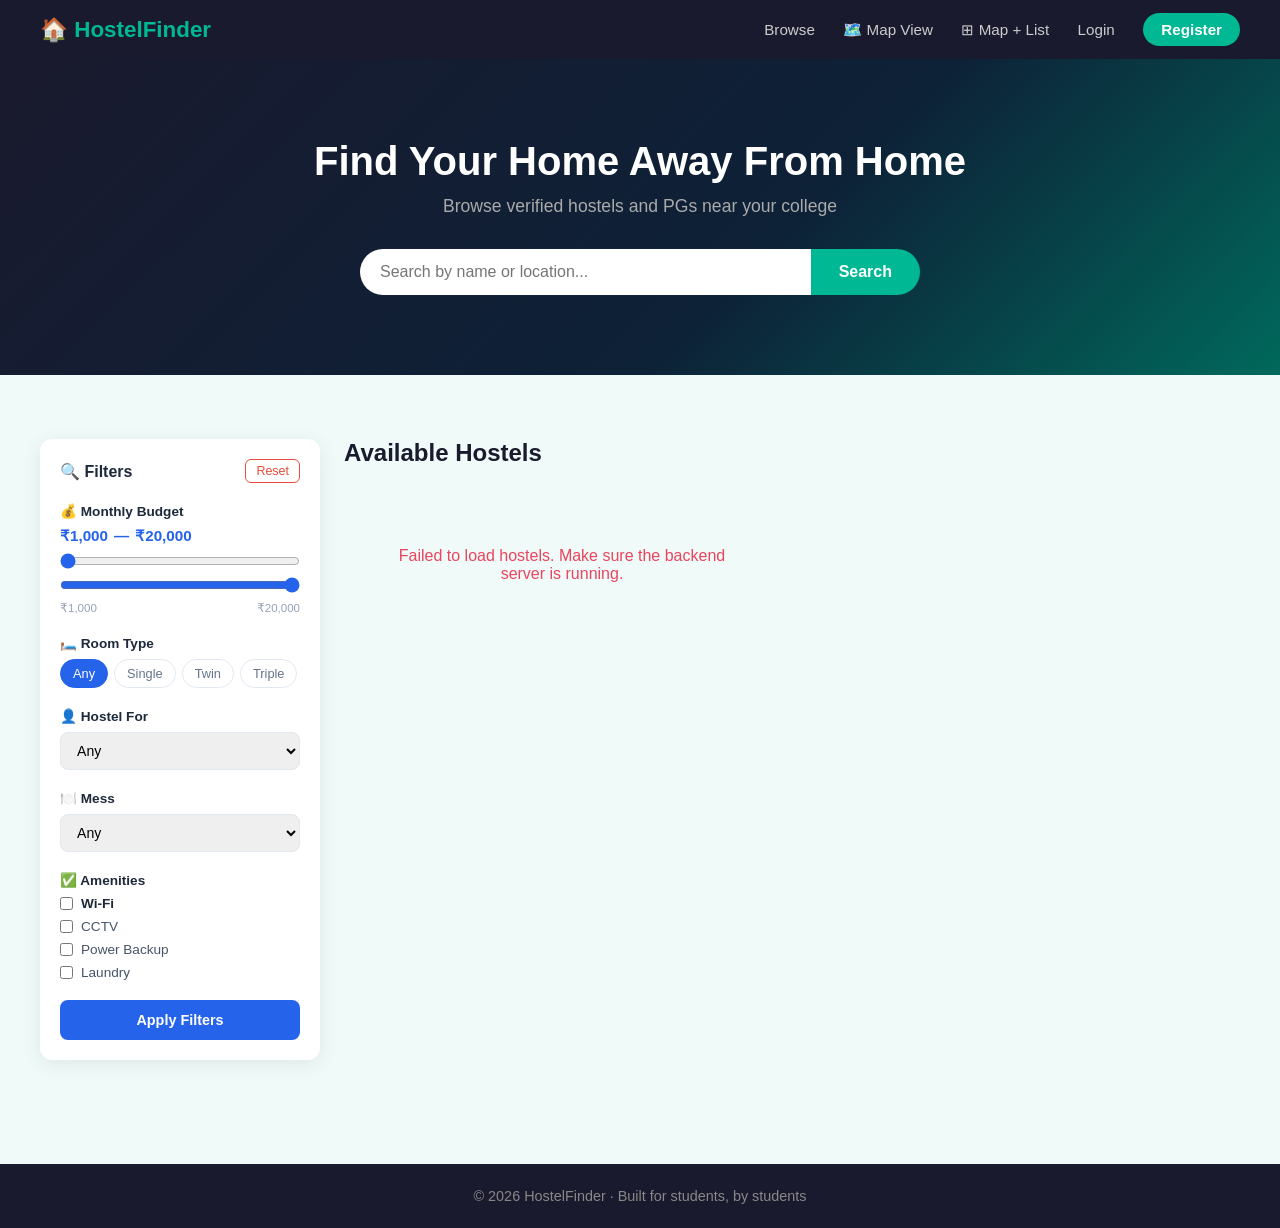
<file: frontend/index.html>
<!DOCTYPE html>
<html lang="en">
<head>
  <meta charset="UTF-8" />
  <!-- SEO Meta Tags -->
  <meta name="description" content="Find verified hostels and PG accommodations near your college in Aurangabad and other Tier-2 cities. Browse, compare and book student housing easily."/>
  <meta name="keywords" content="hostel, PG, paying guest, student accommodation, Aurangabad, college hostel, boys hostel, girls hostel"/>
  <meta name="author" content="HostelFinder"/>
  <meta name="robots" content="index, follow"/>

  <!-- Open Graph / Facebook -->
  <meta property="og:type" content="website"/>
  <meta property="og:url" content="https://whimsical-palmier-5a0182.netlify.app/"/>
  <meta property="og:title" content="HostelFinder — Find Your Perfect PG"/>
  <meta property="og:description" content="Browse verified hostels and PGs near your college. Compare prices, amenities and book instantly."/>
  <meta property="og:image" content="https://hostel-aggregator.onrender.com/static/og-image.png"/>

  <!-- Twitter Card -->
  <meta name="twitter:card" content="summary_large_image"/>
  <meta name="twitter:title" content="HostelFinder — Find Your Perfect PG"/>
  <meta name="twitter:description" content="Browse verified hostels and PGs near your college."/>
  <meta name="viewport" content="width=device-width, initial-scale=1.0"/>
  <title>HostelFinder — Find Your Perfect PG</title>

  <!-- HA-43: Preconnect to backend for faster API calls -->
  <link rel="preconnect" href="https://hostel-aggregator-r1f5.onrender.com" crossorigin/>
  <link rel="dns-prefetch" href="https://hostel-aggregator-r1f5.onrender.com"/>

  <!-- HA-43: Preload critical CSS -->
  <link rel="preload" href="css/style.css" as="style"/>
  <link rel="preload" href="css/browse.css" as="style"/>

  <link rel="stylesheet" href="css/style.css" />
  <link rel="stylesheet" href="css/browse.css" />
</head>
<body>

  <!-- NAVBAR -->
  <nav class="navbar">
    <div class="nav-brand">🏠 HostelFinder</div>
    <div class="nav-links">
      <a href="#">Browse</a>
      <a href="map.html">🗺️ Map View</a>
      <a href="split-view.html">⊞ Map + List</a>
      <a href="login.html">Login</a>
      <a href="register.html" class="btn-register">Register</a>
    </div>
  </nav>

  <!-- HERO SECTION -->
  <section class="hero">
    <div class="hero-content">
      <h1>Find Your Home Away From Home</h1>
      <p>Browse verified hostels and PGs near your college</p>
      <div class="search-bar">
        <input
          type="text"
          id="searchInput"
          placeholder="Search by name or location..."
          oninput="debounceSearch()"
        />
        <button onclick="triggerSearch()">Search</button>
      </div>
    </div>
  </section>

  <!-- MAIN LAYOUT: FILTER SIDEBAR + CARDS -->
  <section class="browse-section">
    <div class="container browse-layout">

      <!-- FILTER SIDEBAR -->
      <aside class="filter-sidebar">
        <div class="sidebar-header">
          <h3>🔍 Filters</h3>
          <button class="btn-reset-small" onclick="resetAllFilters()">Reset</button>
        </div>

        <!-- Price Range -->
        <div class="filter-group">
          <label>💰 Monthly Budget</label>
          <div class="price-display">
            <span id="price-min-display">₹1,000</span>
            <span>—</span>
            <span id="price-max-display">₹20,000</span>
          </div>
          <input type="range" id="price-min" min="1000" max="20000"
            step="500" value="1000"
            oninput="onPriceMin(this.value)" />
          <input type="range" id="price-max" min="1000" max="20000"
            step="500" value="20000"
            oninput="onPriceMax(this.value)" />
          <div class="range-labels">
            <span>₹1,000</span><span>₹20,000</span>
          </div>
        </div>

        <!-- Room Type -->
        <div class="filter-group">
          <label>🛏️ Room Type</label>
          <div class="chip-group">
            <button class="chip active" onclick="setRoomType(this, '')">Any</button>
            <button class="chip" onclick="setRoomType(this, 'single')">Single</button>
            <button class="chip" onclick="setRoomType(this, 'twin')">Twin</button>
            <button class="chip" onclick="setRoomType(this, 'triple')">Triple</button>
          </div>
        </div>

        <!-- Gender -->
        <div class="filter-group">
          <label>👤 Hostel For</label>
          <select id="gender-filter" onchange="onFilterChange()">
            <option value="">Any</option>
            <option value="boys">Boys</option>
            <option value="girls">Girls</option>
            <option value="coed">Co-ed</option>
          </select>
        </div>

        <!-- Mess -->
        <div class="filter-group">
          <label>🍽️ Mess</label>
          <select id="mess-filter" onchange="onFilterChange()">
            <option value="">Any</option>
            <option value="veg">Vegetarian</option>
            <option value="nonveg">Non-Veg</option>
            <option value="both">Both</option>
          </select>
        </div>

        <!-- Amenities -->
        <div class="filter-group">
          <label>✅ Amenities</label>
          <div class="check-list">
            <label class="check-item">
              <input type="checkbox" value="wifi" onchange="onFilterChange()"/> Wi-Fi
            </label>
            <label class="check-item">
              <input type="checkbox" value="cctv" onchange="onFilterChange()"/> CCTV
            </label>
            <label class="check-item">
              <input type="checkbox" value="power_backup" onchange="onFilterChange()"/> Power Backup
            </label>
            <label class="check-item">
              <input type="checkbox" value="laundry" onchange="onFilterChange()"/> Laundry
            </label>
          </div>
        </div>

        <button class="btn-apply-full" onclick="triggerSearch()">
          Apply Filters
        </button>
      </aside>

      <!-- CARDS AREA -->
      <main class="cards-area">
        <div class="results-header">
          <h2 class="section-title">
            Available Hostels <span id="count"></span>
          </h2>
          <div id="loadingIndicator" class="loading-indicator" style="display:none;">
            <div class="spinner"></div>
            <span>Searching...</span>
          </div>
        </div>

        <!-- Skeleton Loaders -->
        <div id="skeletonGrid" class="hostel-grid" style="display:none;">
          <div class="skeleton-card"><div class="skeleton-img"></div><div class="skeleton-line w80"></div><div class="skeleton-line w60"></div><div class="skeleton-line w40"></div></div>
          <div class="skeleton-card"><div class="skeleton-img"></div><div class="skeleton-line w80"></div><div class="skeleton-line w60"></div><div class="skeleton-line w40"></div></div>
          <div class="skeleton-card"><div class="skeleton-img"></div><div class="skeleton-line w80"></div><div class="skeleton-line w60"></div><div class="skeleton-line w40"></div></div>
          <div class="skeleton-card"><div class="skeleton-img"></div><div class="skeleton-line w80"></div><div class="skeleton-line w60"></div><div class="skeleton-line w40"></div></div>
        </div>

        <!-- Real Cards Grid -->
        <div class="hostel-grid" id="hostelGrid"></div>

        <!-- No Results -->
        <p class="no-results" id="noResults" style="display:none;">
          No hostels found matching your filters. Try adjusting them.
        </p>
      </main>

    </div>
  </section>

  <!-- FOOTER -->
  <footer class="footer">
    <p>© 2026 HostelFinder · Built for students, by students</p>
  </footer>

  <!-- HA-43: defer so script doesn't block page render -->
  <script src="js/app.js" defer></script>

</body>
</html>
</file>
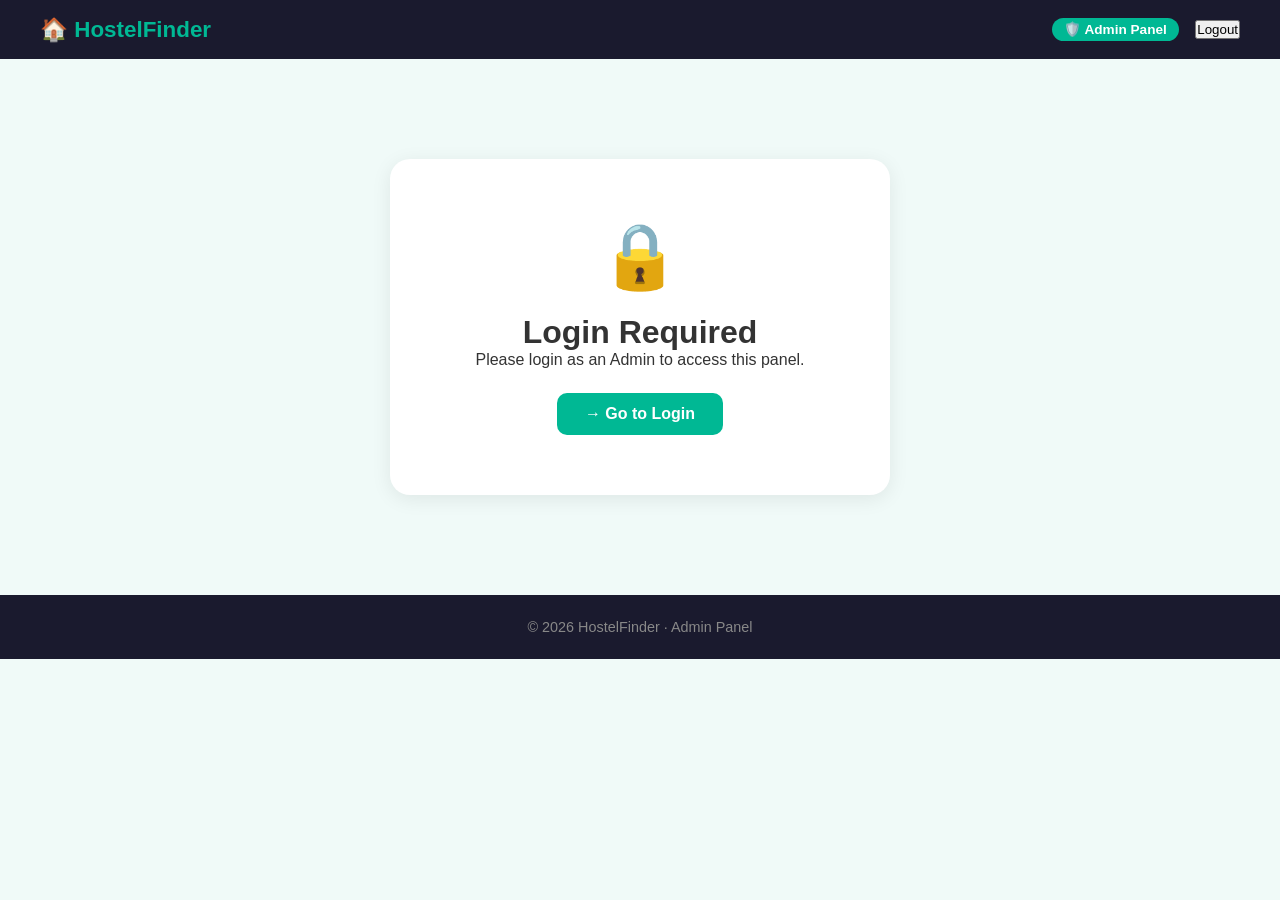
<file: frontend/admin.html>
<!DOCTYPE html>
<html lang="en">
<head>
  <meta charset="UTF-8"/>
  <meta name="viewport" content="width=device-width, initial-scale=1.0"/>
  <title>Admin Dashboard — HostelFinder</title>
  <link rel="stylesheet" href="css/style.css"/>
  <link rel="stylesheet" href="css/admin.css"/>
</head>
<body>

  <!-- NAVBAR -->
  <nav class="navbar">
    <div class="nav-brand">🏠 HostelFinder</div>
    <div class="nav-links">
      <span class="nav-admin-badge">🛡️ Admin Panel</span>
      <span class="nav-owner-name" id="adminName"></span>
      <button class="btn-logout" onclick="logout()">Logout</button>
    </div>
  </nav>

  <!-- ACCESS DENIED -->
  <div id="accessDenied" style="display:none;">
    <div class="access-denied-box">
      <div class="denied-icon">🚫</div>
      <h1>Access Denied</h1>
      <p>This panel is only accessible to Admin accounts.</p>
      <a href="index.html" class="btn-back-browse">← Back to Browse</a>
    </div>
  </div>

  <!-- NOT LOGGED IN -->
  <div id="notLoggedIn" style="display:none;">
    <div class="access-denied-box">
      <div class="denied-icon">🔒</div>
      <h1>Login Required</h1>
      <p>Please login as an Admin to access this panel.</p>
      <a href="login.html" class="btn-back-browse">→ Go to Login</a>
    </div>
  </div>

  <!-- ADMIN CONTENT -->
  <div id="adminContent" style="display:none;">

    <!-- HEADER -->
    <div class="admin-header">
      <div class="container">
        <div>
          <h1>🛡️ Admin Control Center</h1>
          <p id="adminSubtitle">Managing platform verification</p>
        </div>
      </div>
    </div>

    <!-- STATS ROW -->
    <div class="container">
      <div class="admin-stats-row">
        <div class="stat-card">
          <div class="stat-number" id="totalOwners">0</div>
          <div class="stat-label">Total Owners</div>
        </div>
        <div class="stat-card">
          <div class="stat-number" id="verifiedOwners">0</div>
          <div class="stat-label">Verified Owners</div>
        </div>
        <div class="stat-card">
          <div class="stat-number" id="pendingOwners">0</div>
          <div class="stat-label">Pending Verification</div>
        </div>
        <div class="stat-card">
          <div class="stat-number" id="totalStudents">0</div>
          <div class="stat-label">Total Students</div>
        </div>
      </div>
    </div>

    <!-- TABS -->
    <div class="container">
      <div class="admin-tabs">
        <button class="tab-btn active" id="tab-owners"
          onclick="switchTab('owners')">
          🏠 Owner Verification
        </button>
        <button class="tab-btn" id="tab-students"
          onclick="switchTab('students')">
          👤 Students
        </button>
      </div>
    </div>

    <!-- TAB: OWNERS -->
    <div class="container tab-panel" id="panel-owners">
      <div id="ownersLoading" class="admin-loading">
        Loading owners...
      </div>
      <div id="ownersTable"></div>
      <div id="noOwners" style="display:none;" class="no-data-box">
        <p>No owners registered yet.</p>
      </div>
    </div>

    <!-- TAB: STUDENTS -->
    <div class="container tab-panel" id="panel-students" style="display:none;">
      <div id="studentsLoading" class="admin-loading">
        Loading students...
      </div>
      <div id="studentsTable"></div>
      <div id="noStudents" style="display:none;" class="no-data-box">
        <p>No students registered yet.</p>
      </div>
    </div>

  </div>

  <!-- FOOTER -->
  <footer class="footer">
    <p>© 2026 HostelFinder · Admin Panel</p>
  </footer>

  <script src="js/admin.js"></script>
</body>
</html>
</file>
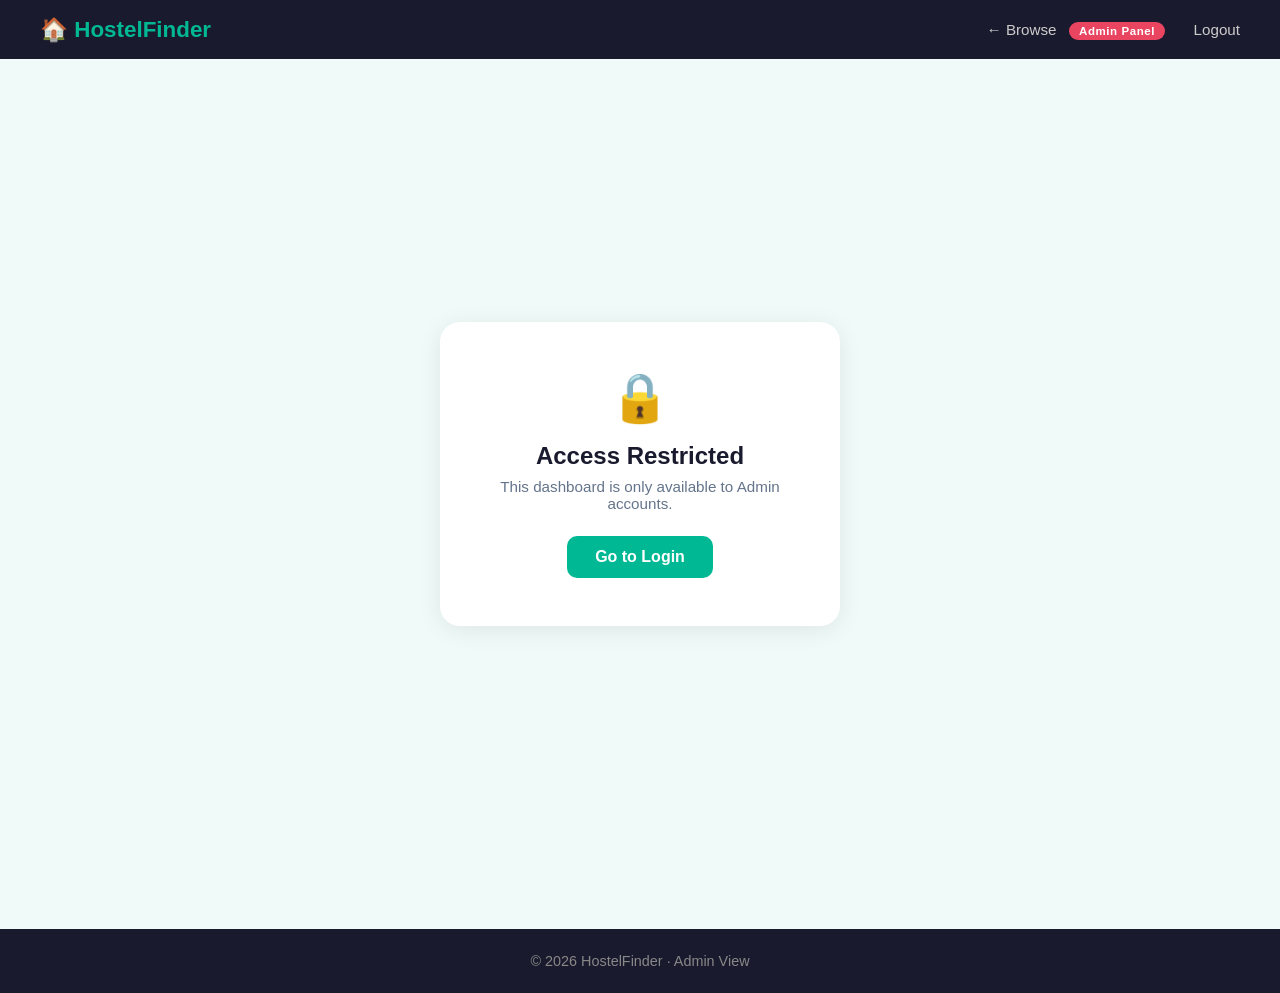
<file: frontend/analytics.html>
<!DOCTYPE html>
<html lang="en">
<head>
  <meta charset="UTF-8"/>
  <meta name="viewport" content="width=device-width, initial-scale=1.0"/>
  <title>Admin Analytics — HostelFinder</title>

  <link rel="preconnect" href="https://hostel-aggregator-r1f5.onrender.com" crossorigin/>
  <link rel="dns-prefetch" href="https://hostel-aggregator-r1f5.onrender.com"/>
  <link rel="stylesheet" href="css/style.css"/>
  <link rel="stylesheet" href="css/analytics.css"/>
</head>
<body>

  <!-- NAVBAR -->
  <nav class="navbar">
    <div class="nav-brand">🏠 HostelFinder</div>
    <div class="nav-links">
      <a href="index.html">← Browse</a>
      <span class="nav-admin-badge">Admin Panel</span>
      <a href="#" onclick="logout()">Logout</a>
    </div>
  </nav>

  <!-- ACCESS DENIED (shown if not admin) -->
  <div id="accessDenied" class="access-denied" style="display:none;">
    <div class="denied-box">
      <div class="denied-icon">🔒</div>
      <h2>Access Restricted</h2>
      <p>This dashboard is only available to Admin accounts.</p>
      <a href="login.html" class="btn-go-login">Go to Login</a>
    </div>
  </div>

  <!-- DASHBOARD -->
  <div id="dashboard" style="display:none;">

    <!-- HEADER -->
    <div class="analytics-header">
      <div>
        <h1 class="analytics-title">Platform Analytics</h1>
        <p class="analytics-subtitle" id="generatedAt">Fetching live data...</p>
      </div>
      <button class="btn-refresh" onclick="loadAnalytics()">
        🔄 Refresh
      </button>
    </div>

    <!-- LOADING -->
    <div id="analyticsLoading" class="analytics-loading">
      <div class="loading-spinner"></div>
      <p>Loading metrics...</p>
    </div>

    <!-- ERROR -->
    <div id="analyticsError" class="analytics-error" style="display:none;">
      <p>⚠️ Failed to load analytics. <a href="#" onclick="loadAnalytics()">Try again</a></p>
    </div>

    <!-- CONTENT -->
    <div id="analyticsContent" style="display:none;">

      <!-- HEALTH BAR -->
      <div class="health-bar" id="healthBar">
        <span class="health-dot"></span>
        <span id="healthText">All systems operational</span>
        <span class="health-divider">·</span>
        <span id="healthDb">Database connected</span>
      </div>

      <!-- SECTION: USERS -->
      <div class="section-label">Users</div>
      <div class="stats-grid">

        <div class="stat-card stat-primary">
          <div class="stat-icon">👥</div>
          <div class="stat-body">
            <div class="stat-value" id="totalUsers">—</div>
            <div class="stat-label">Total Users</div>
          </div>
        </div>

        <div class="stat-card">
          <div class="stat-icon">🎓</div>
          <div class="stat-body">
            <div class="stat-value" id="totalStudents">—</div>
            <div class="stat-label">Students</div>
          </div>
        </div>

        <div class="stat-card">
          <div class="stat-icon">🏠</div>
          <div class="stat-body">
            <div class="stat-value" id="totalOwners">—</div>
            <div class="stat-label">Owners</div>
          </div>
        </div>

        <div class="stat-card stat-accent">
          <div class="stat-icon">✅</div>
          <div class="stat-body">
            <div class="stat-value" id="verifiedOwners">—</div>
            <div class="stat-label">Verified Owners</div>
          </div>
        </div>

      </div>

      <!-- SECTION: PLATFORM -->
      <div class="section-label">Platform</div>
      <div class="stats-grid">

        <div class="stat-card">
          <div class="stat-icon">🏨</div>
          <div class="stat-body">
            <div class="stat-value" id="totalHostels">—</div>
            <div class="stat-label">Listed Hostels</div>
          </div>
        </div>

        <div class="stat-card">
          <div class="stat-icon">⭐</div>
          <div class="stat-body">
            <div class="stat-value" id="totalReviews">—</div>
            <div class="stat-label">Reviews</div>
          </div>
        </div>

        <div class="stat-card">
          <div class="stat-icon">💬</div>
          <div class="stat-body">
            <div class="stat-value" id="totalMessages">—</div>
            <div class="stat-label">Messages Sent</div>
          </div>
        </div>

      </div>

      <!-- SECTION: BOOKINGS -->
      <div class="section-label">Bookings</div>
      <div class="stats-grid">

        <div class="stat-card">
          <div class="stat-icon">📋</div>
          <div class="stat-body">
            <div class="stat-value" id="totalBookings">—</div>
            <div class="stat-label">Total Bookings</div>
          </div>
        </div>

        <div class="stat-card stat-warning">
          <div class="stat-icon">⏳</div>
          <div class="stat-body">
            <div class="stat-value" id="pendingBookings">—</div>
            <div class="stat-label">Pending</div>
          </div>
        </div>

        <div class="stat-card stat-success">
          <div class="stat-icon">🎉</div>
          <div class="stat-body">
            <div class="stat-value" id="approvedBookings">—</div>
            <div class="stat-label">Approved</div>
          </div>
        </div>

        <div class="stat-card stat-danger">
          <div class="stat-icon">❌</div>
          <div class="stat-body">
            <div class="stat-value" id="rejectedBookings">—</div>
            <div class="stat-label">Rejected</div>
          </div>
        </div>

      </div>

      <!-- BOOKING BREAKDOWN BAR -->
      <div class="breakdown-card">
        <div class="breakdown-title">Booking Status Breakdown</div>
        <div class="breakdown-bar">
          <div class="bar-seg bar-approved" id="barApproved" title="Approved"></div>
          <div class="bar-seg bar-pending"  id="barPending"  title="Pending"></div>
          <div class="bar-seg bar-rejected" id="barRejected" title="Rejected"></div>
        </div>
        <div class="breakdown-legend">
          <span><span class="legend-dot dot-approved"></span>Approved</span>
          <span><span class="legend-dot dot-pending"></span>Pending</span>
          <span><span class="legend-dot dot-rejected"></span>Rejected</span>
        </div>
      </div>

      <!-- SECTION: THIS WEEK -->
      <div class="section-label">This Week</div>
      <div class="stats-grid stats-grid-3">

        <div class="stat-card stat-week">
          <div class="stat-icon">🆕</div>
          <div class="stat-body">
            <div class="stat-value" id="newStudents">—</div>
            <div class="stat-label">New Students</div>
            <div class="stat-sub">Last 7 days</div>
          </div>
        </div>

        <div class="stat-card stat-week">
          <div class="stat-icon">📅</div>
          <div class="stat-body">
            <div class="stat-value" id="newBookings">—</div>
            <div class="stat-label">New Bookings</div>
            <div class="stat-sub">Last 7 days</div>
          </div>
        </div>

        <div class="stat-card stat-week">
          <div class="stat-icon">✍️</div>
          <div class="stat-body">
            <div class="stat-value" id="newReviews">—</div>
            <div class="stat-label">New Reviews</div>
            <div class="stat-sub">Last 7 days</div>
          </div>
        </div>

      </div>

    </div>
    <!-- end analyticsContent -->

  </div>
  <!-- end dashboard -->

  <footer class="footer">
    <p>© 2026 HostelFinder · Admin View</p>
  </footer>

  <script src="js/analytics.js" defer></script>
</body>
</html>
</file>
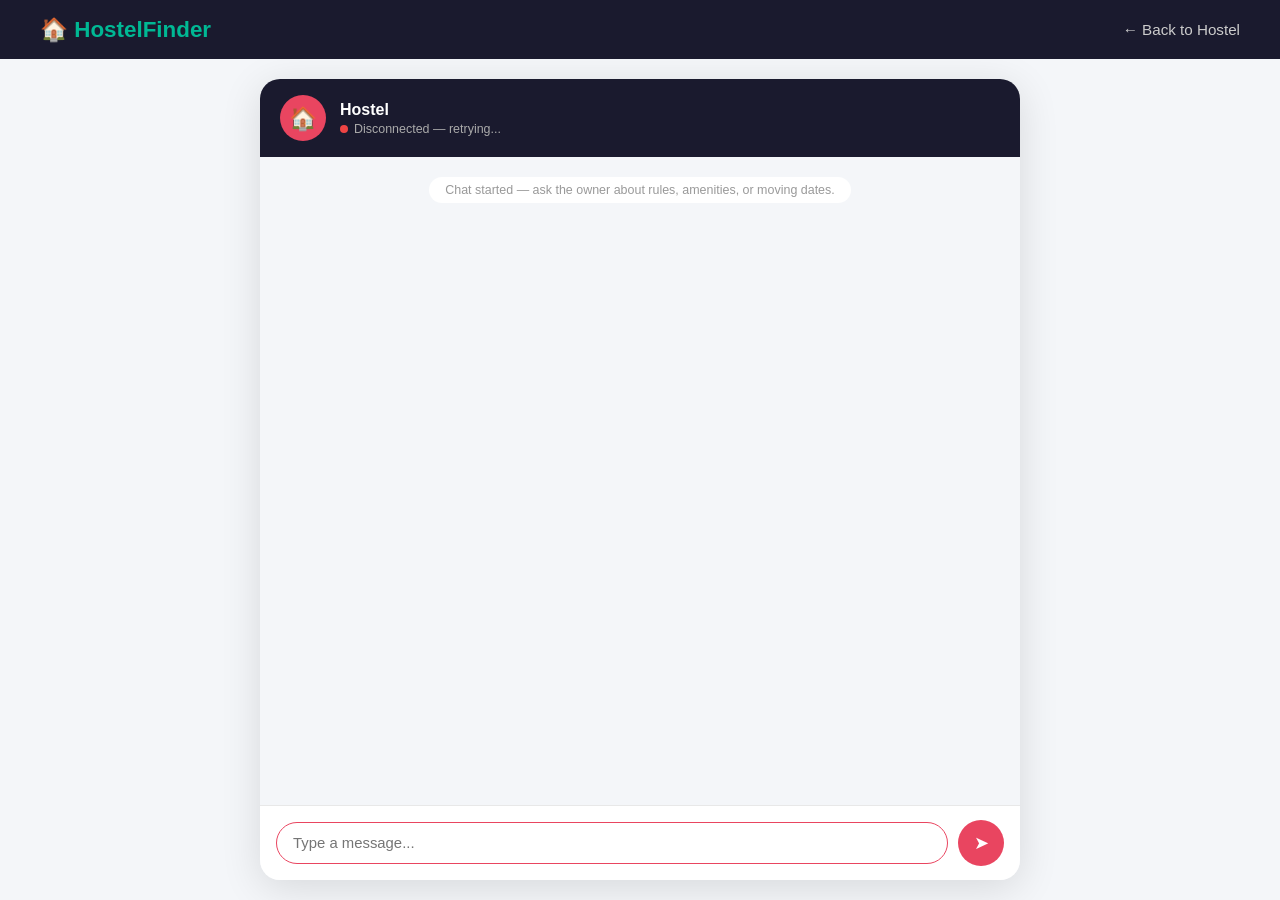
<file: frontend/chat.html>
<!DOCTYPE html>
<html lang="en">
<head>
  <meta charset="UTF-8"/>
  <meta name="viewport" content="width=device-width, initial-scale=1.0"/>
  <title>Chat — HostelFinder</title>
  <link rel="stylesheet" href="css/style.css"/>
  <link rel="stylesheet" href="css/chat.css"/>
</head>
<body>

  <!-- NAVBAR -->
  <nav class="navbar">
    <div class="nav-brand">🏠 HostelFinder</div>
    <div class="nav-links">
      <a href="#" onclick="goBack()">← Back to Hostel</a>
    </div>
  </nav>

  <!-- CHAT WRAPPER -->
  <div class="chat-wrapper">

    <!-- CHAT HEADER -->
    <div class="chat-header">
      <div class="chat-avatar">🏠</div>
      <div class="chat-header-info">
        <div class="chat-hostel-name" id="chatHostelName">Loading...</div>
        <div class="chat-status" id="chatStatus">
          <span class="status-dot"></span>
          <span id="statusText">Connecting...</span>
        </div>
      </div>
    </div>

    <!-- MESSAGE HISTORY PANE -->
    <div class="chat-messages" id="chatMessages">

      <!-- System message -->
      <div class="system-message">
        Chat started — ask the owner about rules, amenities, or moving dates.
      </div>

      <!-- Messages injected by JS -->
    </div>

    <!-- TYPING INDICATOR -->
    <div class="typing-indicator" id="typingIndicator" style="display:none;">
      <span></span><span></span><span></span>
      Owner is typing...
    </div>

    <!-- INPUT BAR -->
    <div class="chat-input-bar">
      <input
        type="text"
        id="messageInput"
        placeholder="Type a message..."
        maxlength="500"
        onkeydown="handleKeyDown(event)"
      />
      <button class="btn-send" id="sendBtn" onclick="sendMessage()">
        ➤
      </button>
    </div>

  </div>

  <script src="js/chat.js"></script>
</body>
</html>
</file>
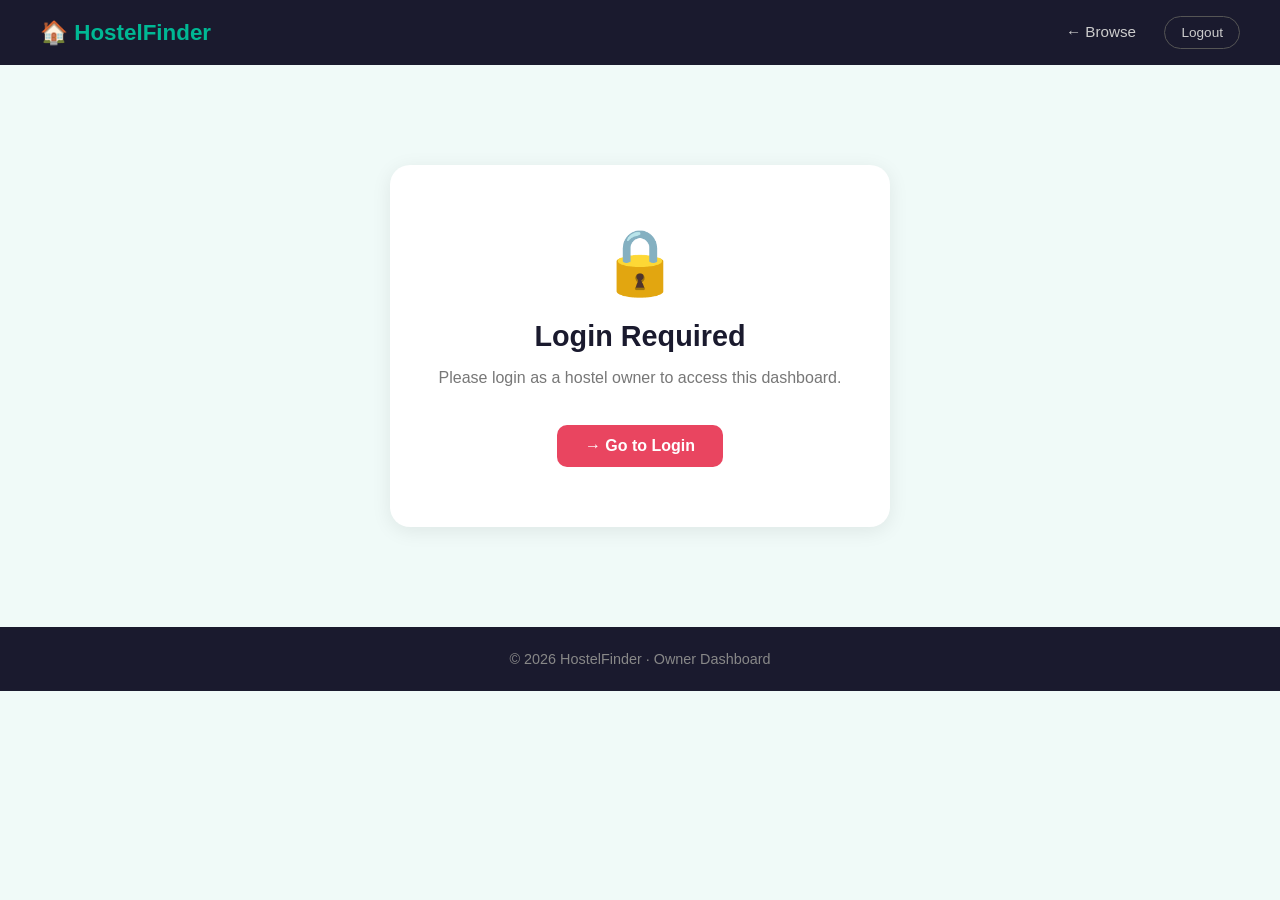
<file: frontend/dashboard.html>
<!DOCTYPE html>
<html lang="en">
<head>
  <meta charset="UTF-8"/>
  <meta name="viewport" content="width=device-width, initial-scale=1.0"/>
  <title>Owner Dashboard — HostelFinder</title>
  <link rel="stylesheet" href="css/style.css"/>
  <link rel="stylesheet" href="css/dashboard.css"/>
</head>
<body>

  <!-- NAVBAR -->
  <nav class="navbar">
    <div class="nav-brand">🏠 HostelFinder</div>
    <div class="nav-links">
      <a href="index.html">← Browse</a>
      <span class="nav-owner-name" id="ownerName"></span>
      <button class="btn-logout" onclick="logout()">Logout</button>
    </div>
  </nav>

  <!-- ACCESS DENIED -->
  <div id="accessDenied" style="display:none;">
    <div class="access-denied-box">
      <div class="denied-icon">🚫</div>
      <h1>Access Denied</h1>
      <p>This dashboard is only accessible to registered hostel owners.</p>
      <p>You are logged in as a <strong>Student</strong> account.</p>
      <a href="index.html" class="btn-back-browse">← Back to Browse</a>
    </div>
  </div>

  <!-- NOT LOGGED IN -->
  <div id="notLoggedIn" style="display:none;">
    <div class="access-denied-box">
      <div class="denied-icon">🔒</div>
      <h1>Login Required</h1>
      <p>Please login as a hostel owner to access this dashboard.</p>
      <a href="login.html" class="btn-back-browse">→ Go to Login</a>
    </div>
  </div>

  <!-- DASHBOARD CONTENT -->
  <div id="dashboardContent" style="display:none;">

    <!-- DASHBOARD HEADER -->
    <div class="dashboard-header">
      <div class="container">
        <div class="dashboard-header-left">
          <h1>My Properties</h1>
          <p id="dashboardSubtitle">Managing your hostel listings</p>
        </div>
        <div class="dashboard-header-right">
          <a href="owner-inbox.html" class="btn-inbox">💬 Inbox</a>
          <a href="add-hostel.html" class="btn-add-hostel">+ Add New Hostel</a>
        </div>
      </div>
    </div>

    <!-- STATS ROW -->
    <div class="container">
      <div class="stats-row">
        <div class="stat-card">
          <div class="stat-number" id="totalListings">0</div>
          <div class="stat-label">Total Listings</div>
        </div>
        <div class="stat-card">
          <div class="stat-number" id="totalRevenue">₹0</div>
          <div class="stat-label">Monthly Revenue</div>
        </div>
        <div class="stat-card">
          <div class="stat-number" id="totalRequests">0</div>
          <div class="stat-label">Pending Requests</div>
        </div>
      </div>
    </div>

    <!-- TABS -->
    <div class="container">
      <div class="dashboard-tabs">
        <button class="tab-btn active" id="tab-listings"
          onclick="switchTab('listings')">
          🏠 My Listings
        </button>
        <button class="tab-btn" id="tab-requests"
          onclick="switchTab('requests')">
          📋 Incoming Requests
          <span class="tab-badge" id="requestsBadge" style="display:none;">0</span>
        </button>
      </div>
    </div>

    <!-- TAB: PROPERTY LISTINGS -->
    <div class="container tab-panel" id="panel-listings">
      <div id="loadingState" class="dash-loading">
        Loading your properties...
      </div>
      <div class="hostel-grid" id="ownerHostelGrid"></div>
      <div id="noHostels" style="display:none;" class="no-hostels-box">
        <div class="no-hostels-icon">🏠</div>
        <h3>No listings yet!</h3>
        <p>You haven't added any hostels yet. Add your first property now.</p>
        <a href="add-hostel.html" class="btn-add-hostel">+ Add Your First Hostel</a>
      </div>
    </div>

    <!-- TAB: INCOMING REQUESTS -->
    <div class="container tab-panel" id="panel-requests" style="display:none;">
      <div id="requestsLoading" class="dash-loading">
        Loading incoming requests...
      </div>
      <div id="requestsTable"></div>
      <div id="noRequests" style="display:none;" class="no-hostels-box">
        <div class="no-hostels-icon">📭</div>
        <h3>No incoming requests yet!</h3>
        <p>When students request to stay at your hostel, they will appear here.</p>
      </div>
    </div>

  </div>

  <!-- FOOTER -->
  <footer class="footer">
    <p>© 2026 HostelFinder · Owner Dashboard</p>
  </footer>

  <script src="js/dashboard.js"></script>

</body>
</html>
</file>
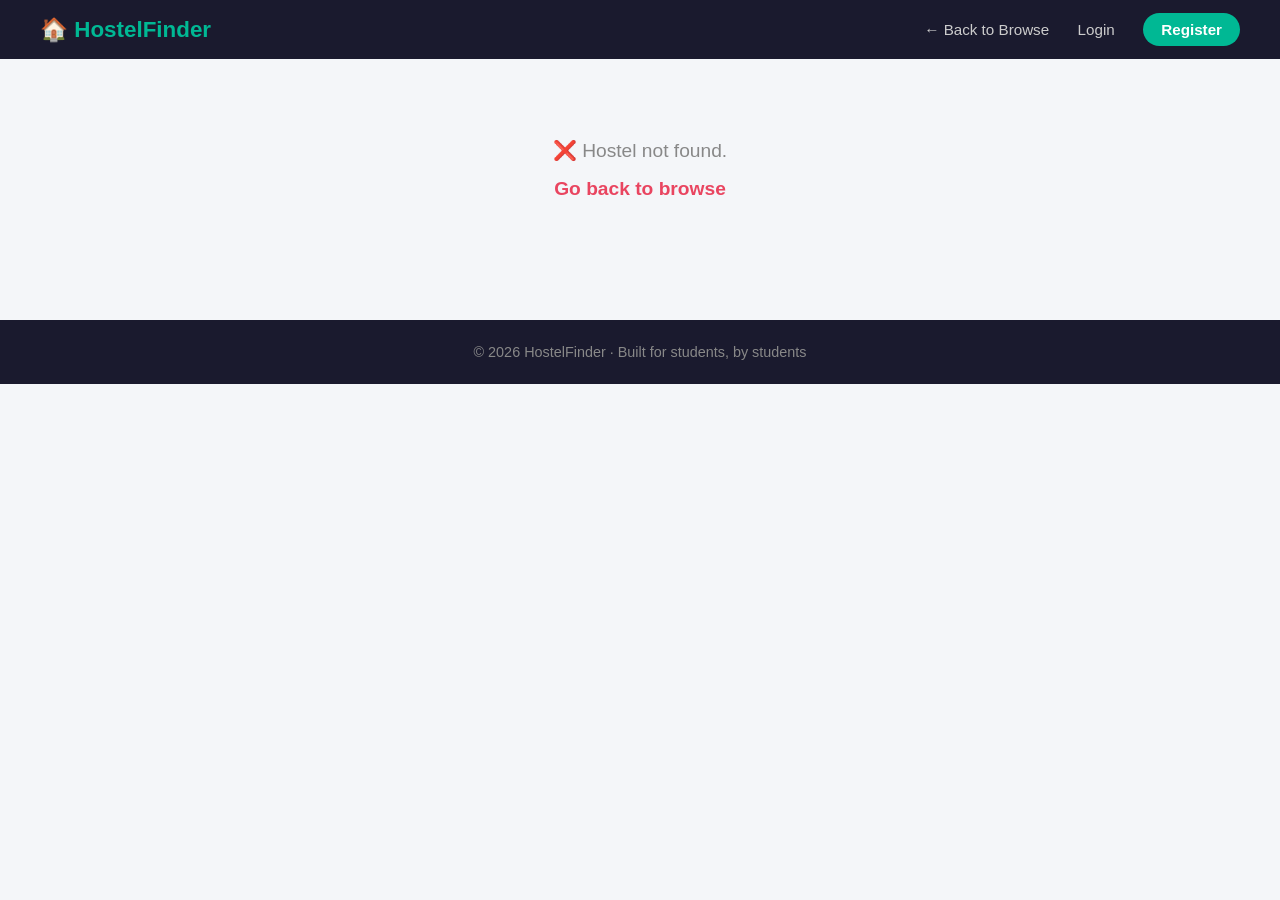
<file: frontend/detail.html>
<!DOCTYPE html>
<html lang="en">
<head>
  <meta charset="UTF-8"/>
   <!-- SEO Meta Tags -->
  <meta name="description" content="View detailed information about this hostel including price, amenities, location and contact details."/>
  <meta name="robots" content="index, follow"/>

  <!-- Open Graph -->
  <meta property="og:type" content="website"/>
  <meta property="og:title" content="Hostel Details — HostelFinder"/>
  <meta property="og:description" content="View hostel details, amenities, pricing and book your stay."/>
  <meta property="og:image" content="https://hostel-aggregator.onrender.com/static/og-image.png"/>

  <!-- Twitter Card -->
  <meta name="twitter:card" content="summary_large_image"/>
  <meta name="twitter:title" content="Hostel Details — HostelFinder"/>
  <meta name="twitter:description" content="View hostel details and book your stay."/>
  <meta name="viewport" content="width=device-width, initial-scale=1.0"/>
  <title>Hostel Detail — HostelFinder</title>

  <!-- HA-43: Preconnect to backend for faster API calls -->
  <link rel="preconnect" href="https://hostel-aggregator-r1f5.onrender.com" crossorigin/>
  <link rel="dns-prefetch" href="https://hostel-aggregator-r1f5.onrender.com"/>

  <!-- HA-43: Preload critical CSS -->
  <link rel="preload" href="css/style.css" as="style"/>
  <link rel="preload" href="css/detail.css" as="style"/>

  <link rel="stylesheet" href="css/style.css"/>
  <link rel="stylesheet" href="css/detail.css"/>
  <link rel="stylesheet" href="css/chat.css"/>
</head>
<body>

  <!-- NAVBAR -->
  <nav class="navbar">
    <div class="nav-brand">🏠 HostelFinder</div>
    <div class="nav-links">
      <a href="index.html">← Back to Browse</a>
      <a href="login.html">Login</a>
      <a href="register.html" class="btn-register">Register</a>
    </div>
  </nav>

  <!-- LOADING STATE -->
  <div id="loadingState" class="loading-state">
    <p>Loading hostel details...</p>
  </div>

  <!-- ERROR STATE -->
  <div id="errorState" class="error-state" style="display:none;">
    <p>❌ Hostel not found.</p>
    <a href="index.html">Go back to browse</a>
  </div>

  <!-- DETAIL CONTENT -->
  <div id="detailContent" style="display:none;">

    <!-- HERO IMAGE -->
    <div class="detail-hero" id="detailEmoji"></div>

    <!-- MAIN CONTENT -->
    <div class="detail-container">

      <!-- LEFT COLUMN -->
      <div class="detail-left">

        <!-- TITLE BLOCK -->
        <div class="detail-card">
          <div class="detail-header">
            <h1 id="detailTitle"></h1>
            <div class="detail-price" id="detailPrice"></div>
          </div>
          <div class="detail-location" id="detailLocation"></div>
          <div class="detail-tags">
            <span class="tag tag-boys">Hostel</span>
            <span class="tag tag-wifi">WiFi</span>
            <span class="tag tag-mess">Mess Available</span>
          </div>
        </div>

        <!-- DESCRIPTION BLOCK -->
        <div class="detail-card">
          <h2 class="detail-section-title">About this Property</h2>
          <p id="detailDescription" class="detail-description"></p>
        </div>

        <!-- PROPERTY DETAILS -->
        <div class="detail-card">
          <h2 class="detail-section-title">Property Details</h2>
          <div class="detail-specs">
            <div class="spec-item">
              <span class="spec-icon">💰</span>
              <div>
                <div class="spec-label">Monthly Rent</div>
                <div class="spec-value" id="specRent"></div>
              </div>
            </div>
            <div class="spec-item">
              <span class="spec-icon">📍</span>
              <div>
                <div class="spec-label">Address</div>
                <div class="spec-value" id="specAddress"></div>
              </div>
            </div>
            <div class="spec-item">
              <span class="spec-icon">🌐</span>
              <div>
                <div class="spec-label">Coordinates</div>
                <div class="spec-value" id="specCoords"></div>
              </div>
            </div>
            <div class="spec-item">
              <span class="spec-icon">📅</span>
              <div>
                <div class="spec-label">Listed On</div>
                <div class="spec-value" id="specDate"></div>
              </div>
            </div>
          </div>
        </div>

        <!-- MAP LINK — HA-43: OpenStreetMap instead of Google Maps -->
        <div class="detail-card">
          <h2 class="detail-section-title">Location</h2>
          <a id="mapLink" href="#" target="_blank" class="map-btn">
            📍 Open in OpenStreetMap
          </a>
        </div>

        <!-- AVERAGE RATING CARD -->
        <div class="detail-card" id="ratingCard">
          <h2 class="detail-section-title">⭐ Ratings & Reviews</h2>
          <div class="avg-rating-block">
            <div class="avg-rating-number" id="avgRatingNumber">—</div>
            <div class="avg-rating-right">
              <div class="stars-display" id="avgStarsDisplay"></div>
              <div class="avg-rating-count" id="avgRatingCount">No reviews yet</div>
            </div>
          </div>
        </div>

        <!-- REVIEW SUBMISSION FORM -->
        <div class="detail-card" id="reviewFormCard">
          <h2 class="detail-section-title">✍️ Write a Review</h2>
          <div id="reviewLoginMsg" style="display:none;">
            <p class="review-login-msg">
              <a href="login.html">Login</a> to submit a review.
            </p>
          </div>
          <div id="reviewForm">
            <!-- Star Rating Input -->
            <div class="star-input-group">
              <label>Your Rating</label>
              <div class="star-input" id="starInput">
                <span class="star-btn" data-value="1">★</span>
                <span class="star-btn" data-value="2">★</span>
                <span class="star-btn" data-value="3">★</span>
                <span class="star-btn" data-value="4">★</span>
                <span class="star-btn" data-value="5">★</span>
              </div>
              <span class="star-input-label" id="starInputLabel">
                Click to rate
              </span>
            </div>

            <!-- Comment Box -->
            <div class="review-comment-group">
              <label for="reviewComment">Your Review</label>
              <textarea
                id="reviewComment"
                placeholder="Share your experience — cleanliness, food, security, staff..."
                maxlength="500"
                rows="4"
              ></textarea>
              <div class="char-count">
                <span id="charCount">0</span>/500
              </div>
            </div>

            <!-- Error / Success -->
            <div id="reviewError"   class="review-error"   style="display:none;"></div>
            <div id="reviewSuccess" class="review-success" style="display:none;"></div>

            <!-- Submit Button -->
            <button class="btn-submit-review" id="submitReviewBtn"
              onclick="submitReview()">
              Submit Review
            </button>
          </div>
        </div>

        <!-- REVIEW LIST -->
        <div class="detail-card" id="reviewListCard">
          <h2 class="detail-section-title">
            💬 Student Reviews
            <span class="review-list-count" id="reviewListCount"></span>
          </h2>

          <!-- Loading -->
          <div id="reviewsLoading" class="reviews-loading">
            Loading reviews...
          </div>

          <!-- Reviews Container -->
          <div id="reviewsList"></div>

          <!-- No Reviews -->
          <div id="noReviews" style="display:none;" class="no-reviews">
            <p>No reviews yet. Be the first to review this hostel!</p>
          </div>
        </div>

      </div>

      <!-- RIGHT COLUMN -->
      <div class="detail-right">

        <!-- CONTACT CARD -->
        <div class="detail-card contact-card">
          <h2 class="detail-section-title">Interested?</h2>
          <p class="contact-subtitle">Schedule a visit or contact the owner</p>
          <div class="price-display" id="contactPrice"></div>
          <button class="btn-schedule" onclick="scheduleVisit()">
            📅 Schedule a Visit
          </button>
          <button class="btn-contact" onclick="contactOwner()">
            📞 Contact Owner
          </button>
          <button class="btn-chat" onclick="openChat()">
            💬 Chat with Owner
          </button>
          <p class="contact-note">⚡ Usually responds within 2 hours</p>
        </div>

        <!-- AMENITIES CARD -->
        <div class="detail-card">
          <h2 class="detail-section-title">Amenities</h2>
          <ul class="amenities-list">
            <li>✅ High-Speed WiFi</li>
            <li>✅ 24/7 Water Supply</li>
            <li>✅ CCTV Security</li>
            <li>✅ Mess / Canteen</li>
            <li>✅ Power Backup</li>
            <li>✅ Study Room</li>
            <li>❌ AC Rooms</li>
            <li>❌ Gym</li>
          </ul>
        </div>

      </div>
    </div>
  </div>

  <!-- BOOKING MODAL -->
  <div id="bookingModal" class="modal-overlay" style="display:none;">
    <div class="modal-box">
      <h2>Request to Book</h2>
      <p id="modalHostelName" class="modal-hostel-name"></p>
      <p id="modalHostelPrice" class="modal-hostel-price"></p>
      <div class="modal-field">
        <label for="bookingDate">Preferred Move-in Date</label>
        <input type="date" id="bookingDate" class="modal-input"/>
      </div>
      <p id="modalError" class="modal-error" style="display:none;"></p>
      <p id="modalSuccess" class="modal-success" style="display:none;"></p>
      <div class="modal-actions">
        <button class="btn-modal-cancel" onclick="closeModal()">Cancel</button>
        <button class="btn-modal-confirm" id="confirmBtn" onclick="submitBooking()">
          Confirm Request
        </button>
      </div>
    </div>
  </div>

  <!-- FOOTER -->
  <footer class="footer">
    <p>© 2026 HostelFinder · Built for students, by students</p>
  </footer>

  <!-- HA-43: defer so script doesn't block page render -->
  <script src="js/detail.js" defer></script>

</body>
</html>
</file>
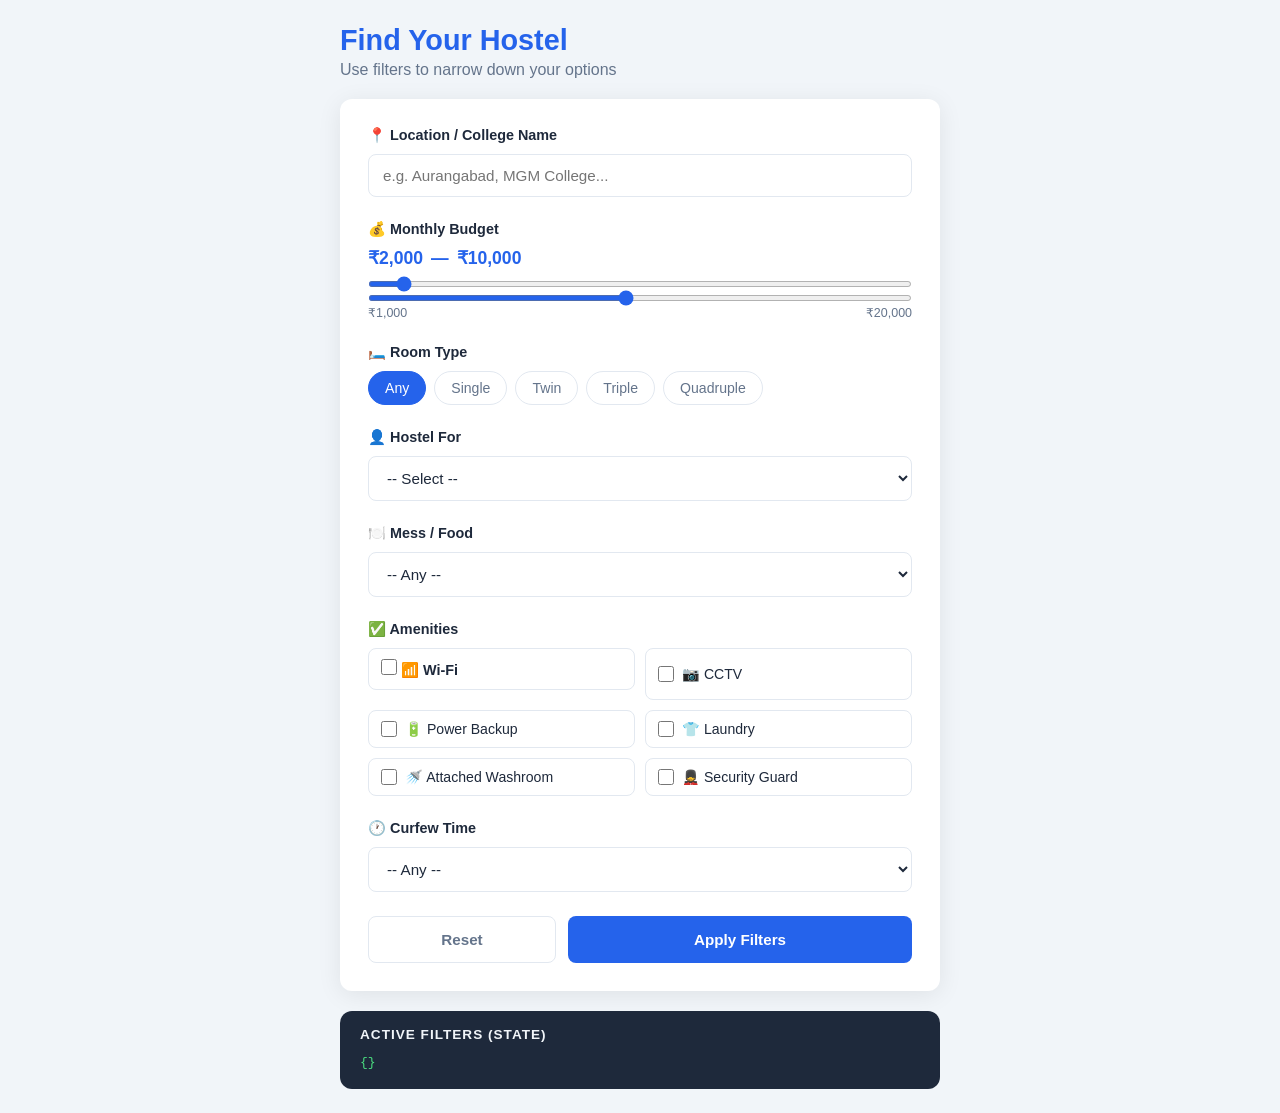
<file: frontend/filter.html>
<!DOCTYPE html>
<html lang="en">
<head>
  <meta charset="UTF-8" />
  <meta name="viewport" content="width=device-width, initial-scale=1.0"/>
  <title>Hostel Filter</title>
  <link rel="stylesheet" href="css/filter.css" />
</head>
<body>

  <div class="filter-wrapper">
    <div class="filter-header">
      <h2>Find Your Hostel</h2>
      <p>Use filters to narrow down your options</p>
    </div>

    <div class="filter-card">

      <!-- Location -->
      <div class="filter-group">
        <label for="location">📍 Location / College Name</label>
        <input
          type="text"
          id="location"
          placeholder="e.g. Aurangabad, MGM College..."
          oninput="updateState('location', this.value)"
        />
      </div>

      <!-- Price Range -->
      <div class="filter-group">
        <label>💰 Monthly Budget</label>
        <div class="price-display">
          <span id="price-min-display">₹2,000</span>
          <span>—</span>
          <span id="price-max-display">₹10,000</span>
        </div>
        <div class="range-track">
          <input
            type="range"
            id="price-min"
            min="1000" max="20000"
            step="500"
            value="2000"
            oninput="updatePriceMin(this.value)"
          />
          <input
            type="range"
            id="price-max"
            min="1000" max="20000"
            step="500"
            value="10000"
            oninput="updatePriceMax(this.value)"
          />
        </div>
        <div class="range-labels">
          <span>₹1,000</span>
          <span>₹20,000</span>
        </div>
      </div>

      <!-- Room Type -->
      <div class="filter-group">
        <label>🛏️ Room Type</label>
        <div class="chip-group">
          <button class="chip active" onclick="toggleChip(this, 'roomType', 'Any')">Any</button>
          <button class="chip" onclick="toggleChip(this, 'roomType', 'Single')">Single</button>
          <button class="chip" onclick="toggleChip(this, 'roomType', 'Twin')">Twin</button>
          <button class="chip" onclick="toggleChip(this, 'roomType', 'Triple')">Triple</button>
          <button class="chip" onclick="toggleChip(this, 'roomType', 'Quadruple')">Quadruple</button>
        </div>
      </div>

      <!-- Gender -->
      <div class="filter-group">
        <label for="gender">👤 Hostel For</label>
        <select id="gender" onchange="updateState('gender', this.value)">
          <option value="">-- Select --</option>
          <option value="boys">Boys</option>
          <option value="girls">Girls</option>
          <option value="coed">Co-ed</option>
        </select>
      </div>

      <!-- Mess -->
      <div class="filter-group">
        <label for="mess">🍽️ Mess / Food</label>
        <select id="mess" onchange="updateState('mess', this.value)">
          <option value="">-- Any --</option>
          <option value="veg">Pure Vegetarian</option>
          <option value="nonveg">Non-Vegetarian</option>
          <option value="both">Both Available</option>
          <option value="none">No Mess</option>
        </select>
      </div>

      <!-- Amenities -->
      <div class="filter-group">
        <label>✅ Amenities</label>
        <div class="checkbox-grid">
          <label class="check-item">
            <input type="checkbox" value="wifi" onchange="toggleAmenity(this)"/>
            <span>📶 Wi-Fi</span>
          </label>
          <label class="check-item">
            <input type="checkbox" value="cctv" onchange="toggleAmenity(this)"/>
            <span>📷 CCTV</span>
          </label>
          <label class="check-item">
            <input type="checkbox" value="power_backup" onchange="toggleAmenity(this)"/>
            <span>🔋 Power Backup</span>
          </label>
          <label class="check-item">
            <input type="checkbox" value="laundry" onchange="toggleAmenity(this)"/>
            <span>👕 Laundry</span>
          </label>
          <label class="check-item">
            <input type="checkbox" value="attached_washroom" onchange="toggleAmenity(this)"/>
            <span>🚿 Attached Washroom</span>
          </label>
          <label class="check-item">
            <input type="checkbox" value="security_guard" onchange="toggleAmenity(this)"/>
            <span>💂 Security Guard</span>
          </label>
        </div>
      </div>

      <!-- Curfew -->
      <div class="filter-group">
        <label for="curfew">🕐 Curfew Time</label>
        <select id="curfew" onchange="updateState('curfew', this.value)">
          <option value="">-- Any --</option>
          <option value="2100">9:00 PM</option>
          <option value="2200">10:00 PM</option>
          <option value="2300">11:00 PM</option>
          <option value="none">No Curfew</option>
        </select>
      </div>

      <!-- Action Buttons -->
      <div class="filter-actions">
        <button class="btn-reset" onclick="resetFilters()">Reset</button>
        <button class="btn-apply" onclick="applyFilters()">Apply Filters</button>
      </div>

    </div>

    <!-- Live State Display (for verification) -->
    <div class="state-display">
      <h4>Active Filters (State)</h4>
      <pre id="state-output">{}</pre>
    </div>

  </div>

  <script src="js/filter.js"></script>
</body>
</html>
</file>
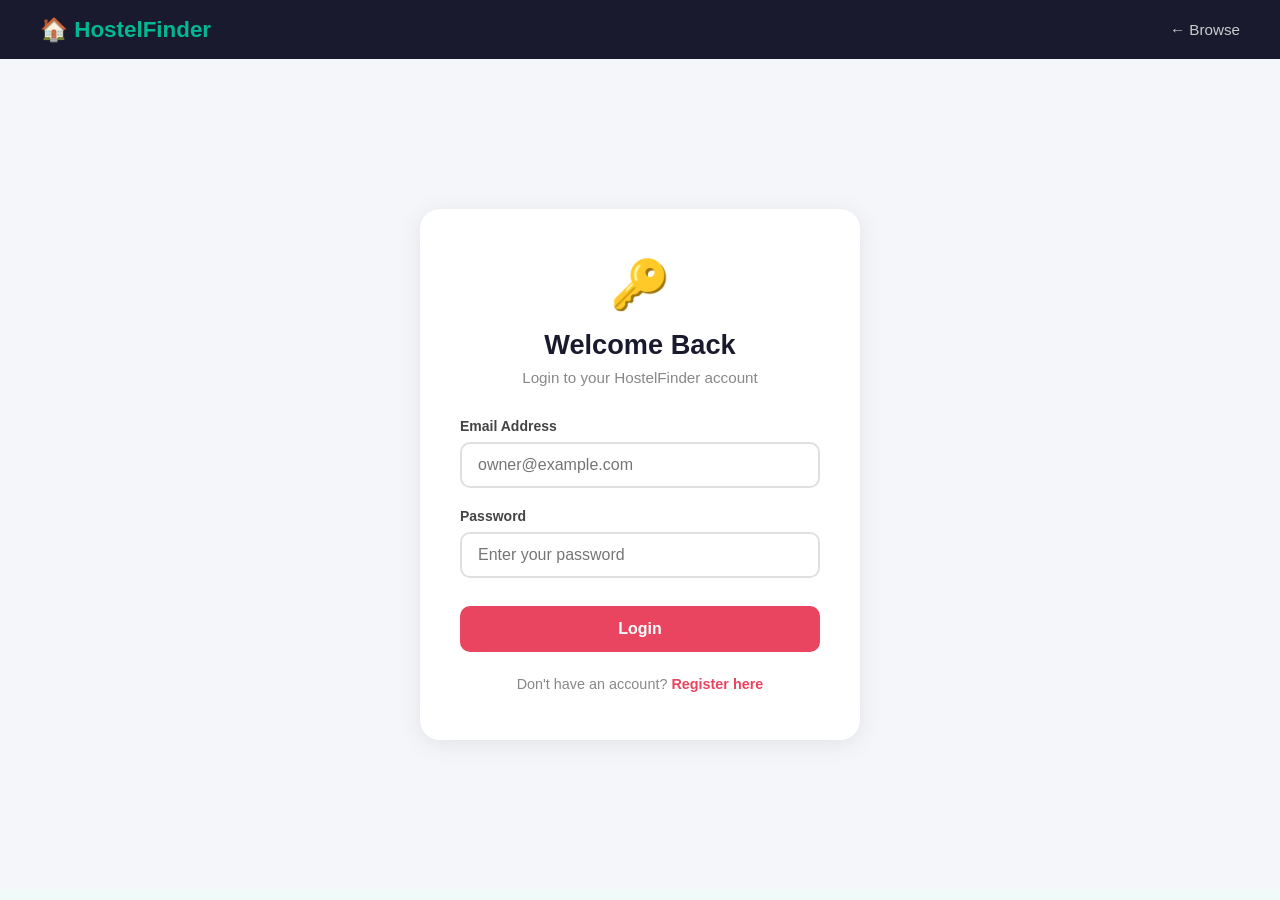
<file: frontend/login.html>
<!DOCTYPE html>
<html lang="en">
<head>
  <meta charset="UTF-8"/>
  <!-- SEO Meta Tags -->
  <meta name="description" content="Login to your HostelFinder account to manage bookings and listings."/>
  <meta name="robots" content="noindex, nofollow"/>
  <meta property="og:title" content="Login — HostelFinder"/>
  <meta property="og:description" content="Login to your HostelFinder account."/>
  <meta name="viewport" content="width=device-width, initial-scale=1.0"/>
  <title>Login — HostelFinder</title>
  <link rel="stylesheet" href="css/style.css"/>
  <link rel="stylesheet" href="css/login.css"/>
</head>
<body>

  <nav class="navbar">
    <div class="nav-brand">🏠 HostelFinder</div>
    <div class="nav-links">
      <a href="index.html">← Browse</a>
    </div>
  </nav>

  <div class="login-container">
    <div class="login-box">
      <div class="login-icon">🔑</div>
      <h1>Welcome Back</h1>
      <p class="login-subtitle">Login to your HostelFinder account</p>

      <div id="errorMsg" class="error-msg" style="display:none;"></div>
      <div id="successMsg" class="success-msg" style="display:none;"></div>

      <div class="form-group">
        <label>Email Address</label>
        <input type="email" id="email" placeholder="owner@example.com"/>
      </div>

      <div class="form-group">
        <label>Password</label>
        <input type="password" id="password" placeholder="Enter your password"/>
      </div>

      <button class="btn-login" onclick="login()">Login</button>

      <p class="login-footer">
        Don't have an account? <a href="register.html">Register here</a>
      </p>
    </div>
  </div>

  <script src="js/login.js"></script>

</body>
</html>
</file>
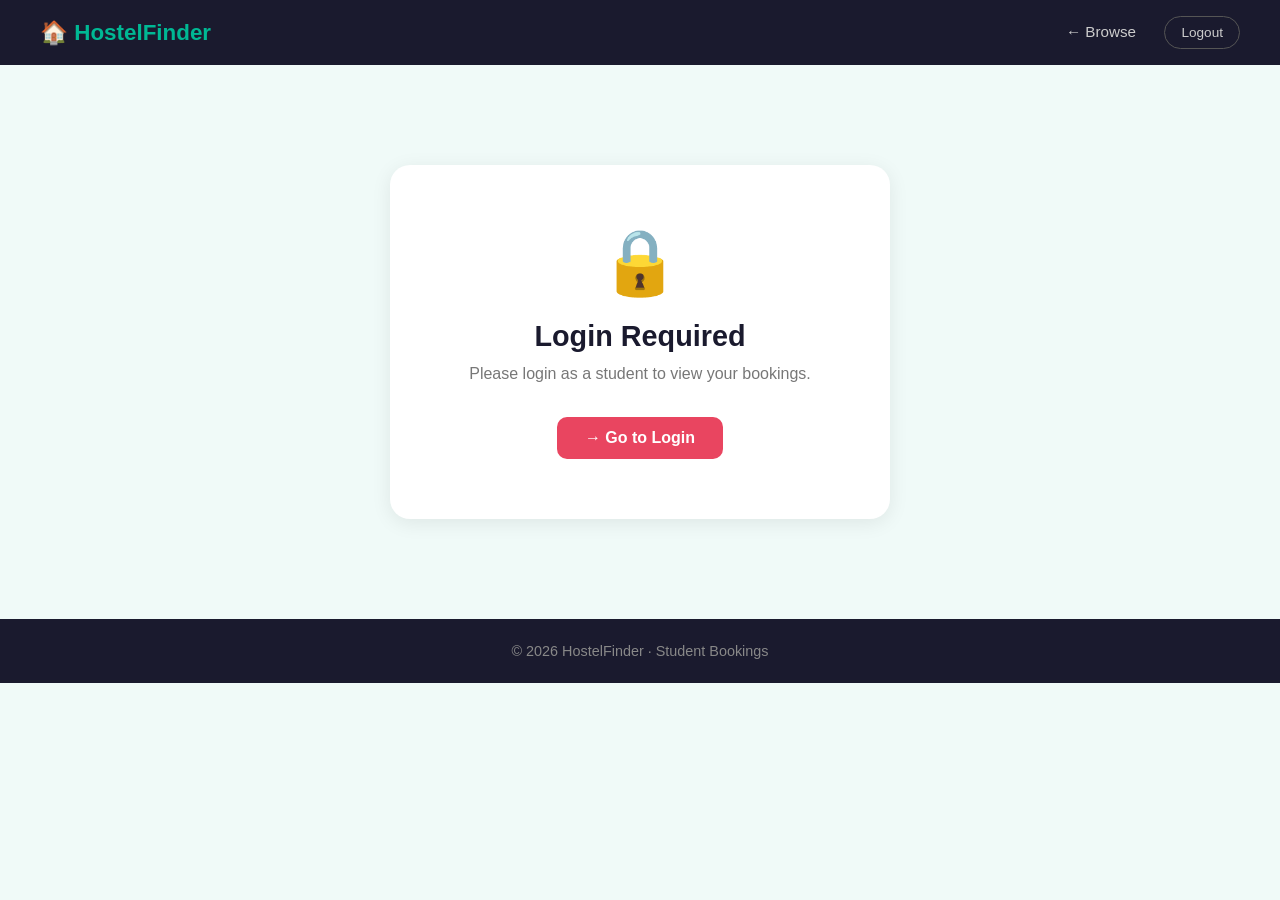
<file: frontend/my-bookings.html>
<!DOCTYPE html>
<html lang="en">
<head>
  <meta charset="UTF-8"/>
  <meta name="viewport" content="width=device-width, initial-scale=1.0"/>
  <title>My Bookings — HostelFinder</title>
  <link rel="stylesheet" href="css/style.css"/>
  <link rel="stylesheet" href="css/my-bookings.css"/>
</head>
<body>

  <!-- NAVBAR -->
  <nav class="navbar">
    <div class="nav-brand">🏠 HostelFinder</div>
    <div class="nav-links">
      <a href="index.html">← Browse</a>
      <span class="nav-owner-name" id="studentName"></span>
      <button class="btn-logout" onclick="logout()">Logout</button>
    </div>
  </nav>

  <!-- NOT LOGGED IN -->
  <div id="notLoggedIn" style="display:none;">
    <div class="access-denied-box">
      <div class="denied-icon">🔒</div>
      <h1>Login Required</h1>
      <p>Please login as a student to view your bookings.</p>
      <a href="login.html" class="btn-back-browse">→ Go to Login</a>
    </div>
  </div>

  <!-- WRONG ROLE -->
  <div id="wrongRole" style="display:none;">
    <div class="access-denied-box">
      <div class="denied-icon">🚫</div>
      <h1>Students Only</h1>
      <p>This page is only for student accounts.</p>
      <a href="dashboard.html" class="btn-back-browse">→ Go to Owner Dashboard</a>
    </div>
  </div>

  <!-- MAIN CONTENT -->
  <div id="mainContent" style="display:none;">

    <!-- PAGE HEADER -->
    <div class="bookings-header">
      <div class="container">
        <h1>My Bookings</h1>
        <p id="bookingsSubtitle">Track all your hostel booking requests</p>
      </div>
    </div>

    <!-- STATS -->
    <div class="container">
      <div class="booking-stats">
        <div class="bstat-card">
          <div class="bstat-number" id="totalBookings">0</div>
          <div class="bstat-label">Total Requests</div>
        </div>
        <div class="bstat-card">
          <div class="bstat-number pending" id="pendingCount">0</div>
          <div class="bstat-label">Pending</div>
        </div>
        <div class="bstat-card">
          <div class="bstat-number approved" id="approvedCount">0</div>
          <div class="bstat-label">Approved</div>
        </div>
        <div class="bstat-card">
          <div class="bstat-number rejected" id="rejectedCount">0</div>
          <div class="bstat-label">Rejected</div>
        </div>
      </div>
    </div>

    <!-- BOOKINGS LIST -->
    <div class="container">
      <div id="loadingState" class="bookings-loading">
        Loading your bookings...
      </div>
      <div id="bookingsList"></div>
      <div id="noBookings" style="display:none;" class="no-bookings-box">
        <div class="no-bookings-icon">📋</div>
        <h3>No bookings yet!</h3>
        <p>You haven't requested any hostels yet.</p>
        <a href="index.html" class="btn-browse-now">Browse Hostels →</a>
      </div>
    </div>

  </div>

  <!-- FOOTER -->
  <footer class="footer">
    <p>© 2026 HostelFinder · Student Bookings</p>
  </footer>

  <script src="js/my-bookings.js"></script>

</body>
</html>
</file>
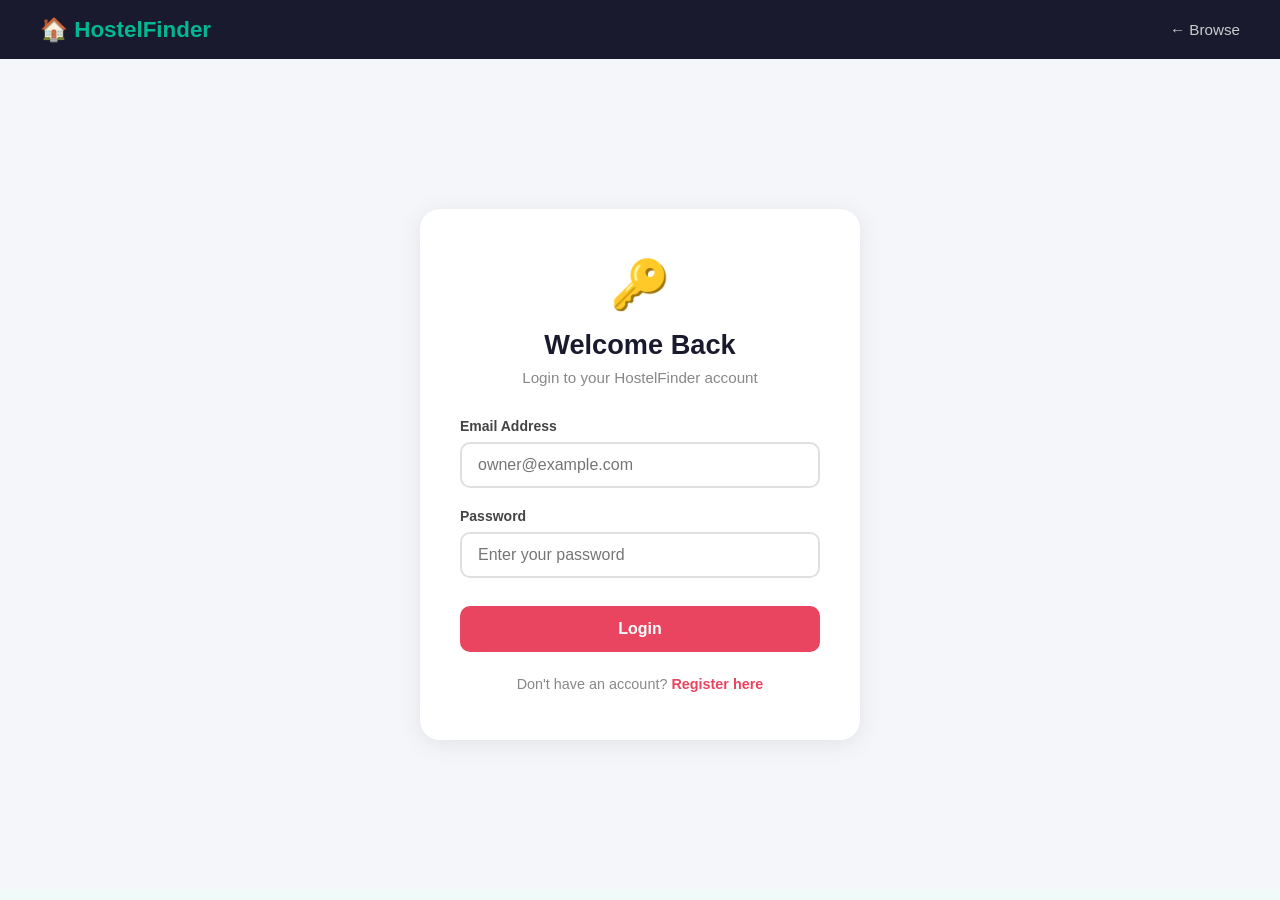
<file: frontend/owner-inbox.html>
<!DOCTYPE html>
<html lang="en">
<head>
  <meta charset="UTF-8"/>
  <meta name="viewport" content="width=device-width, initial-scale=1.0"/>
  <title>Owner Inbox — HostelFinder</title>
  <link rel="stylesheet" href="css/style.css"/>
  <link rel="stylesheet" href="css/chat.css"/>
  <link rel="stylesheet" href="css/inbox.css"/>
</head>
<body>

  <!-- NAVBAR -->
  <nav class="navbar">
    <div class="nav-brand">🏠 HostelFinder</div>
    <div class="nav-links">
      <a href="dashboard.html">← Dashboard</a>
      <span class="nav-owner-name" id="ownerName"></span>
    </div>
  </nav>

  <!-- INBOX WRAPPER -->
  <div class="inbox-wrapper">

    <!-- LEFT SIDEBAR: CONTACT LIST -->
    <aside class="inbox-sidebar">

      <div class="sidebar-top">
        <h2>💬 Inbox</h2>
        <span class="inbox-count" id="inboxCount">0 chats</span>
      </div>

      <!-- Search contacts -->
      <div class="sidebar-search">
        <input
          type="text"
          id="contactSearch"
          placeholder="Search students..."
          oninput="filterContacts(this.value)"
        />
      </div>

      <!-- Contact list -->
      <div class="contact-list" id="contactList">
        <div class="contacts-loading" id="contactsLoading">
          Loading conversations...
        </div>
      </div>

    </aside>

    <!-- RIGHT PANE: ACTIVE CONVERSATION -->
    <main class="inbox-chat-pane">

      <!-- Empty state (no conversation selected) -->
      <div class="no-conversation" id="noConversation">
        <div class="no-conv-icon">💬</div>
        <h3>Select a conversation</h3>
        <p>Choose a student from the left to start chatting</p>
      </div>

      <!-- Active chat (hidden until contact selected) -->
      <div class="active-chat" id="activeChat" style="display:none;">

        <!-- Chat Header -->
        <div class="chat-header">
          <div class="chat-avatar" id="activeChatAvatar">👤</div>
          <div class="chat-header-info">
            <div class="chat-hostel-name" id="activeChatName">Student</div>
            <div class="chat-status">
              <span class="status-dot" id="activeStatusDot"></span>
              <span id="activeStatusText">Connecting...</span>
            </div>
          </div>
          <div class="chat-header-meta" id="activeChatHostel"></div>
        </div>

        <!-- Message History Pane -->
        <div class="chat-messages" id="chatMessages">
          <div class="system-message" id="chatSystemMsg">
            Select a conversation to view messages.
          </div>
        </div>

        <!-- Typing Indicator -->
        <div class="typing-indicator" id="typingIndicator" style="display:none;">
          <span></span><span></span><span></span>
          Student is typing...
        </div>

        <!-- Input Bar -->
        <div class="chat-input-bar">
          <input
            type="text"
            id="messageInput"
            placeholder="Type a reply..."
            maxlength="500"
            onkeydown="handleKeyDown(event)"
          />
          <button class="btn-send" onclick="sendMessage()">➤</button>
        </div>

      </div>
    </main>

  </div>

  <script src="js/owner-inbox.js"></script>
</body>
</html>
</file>
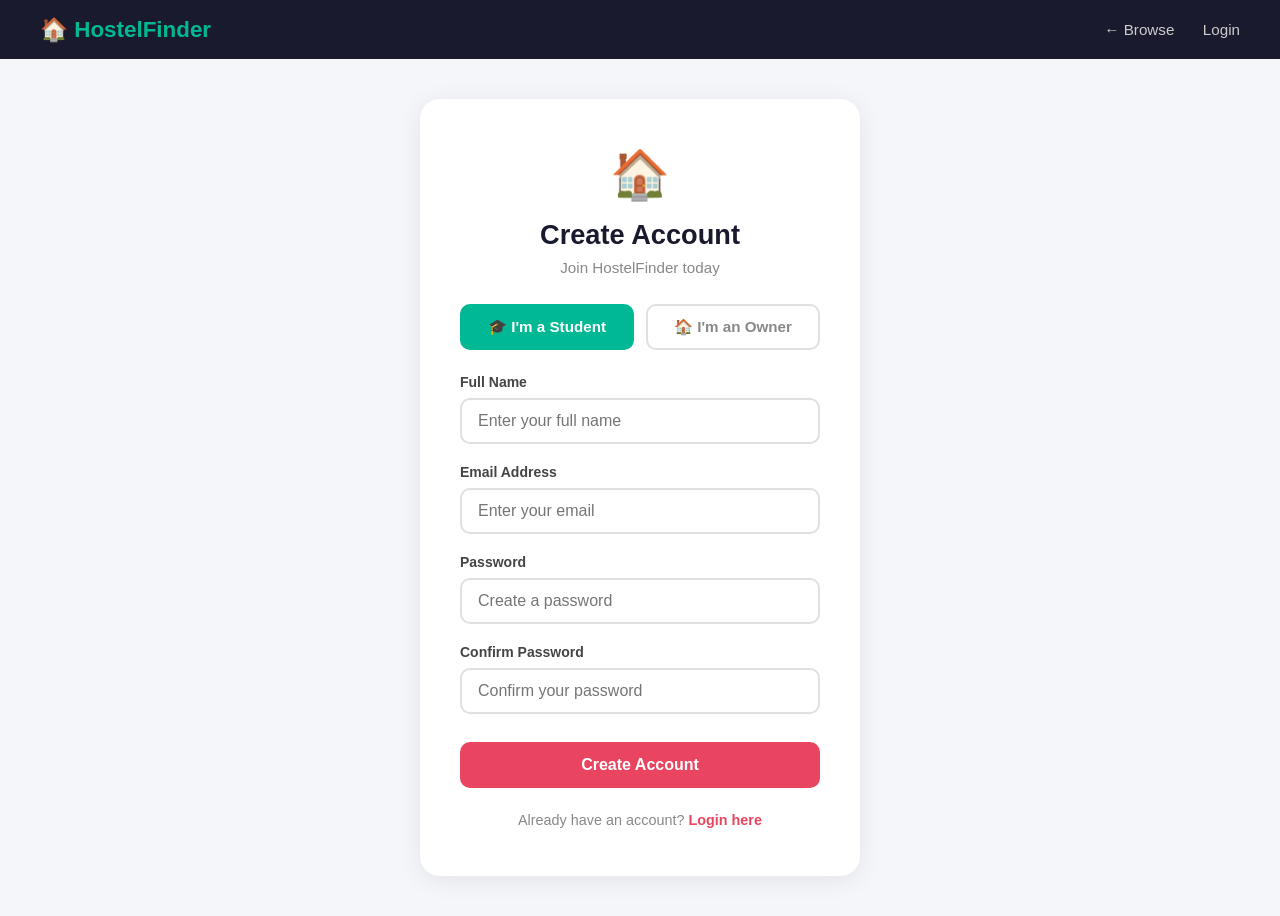
<file: frontend/register.html>
<!DOCTYPE html>
<html lang="en">
<head>
  <meta charset="UTF-8"/>
  <!-- SEO Meta Tags -->
  <meta name="description" content="Create your HostelFinder account as a student or hostel owner."/>
  <meta name="robots" content="noindex, nofollow"/>
  <meta property="og:title" content="Register — HostelFinder"/>
  <meta property="og:description" content="Join HostelFinder as a student or hostel owner."/>
  <meta name="viewport" content="width=device-width, initial-scale=1.0"/>
  <title>Register — HostelFinder</title>
  <link rel="stylesheet" href="css/style.css"/>
  <link rel="stylesheet" href="css/login.css"/>
</head>
<body>

  <!-- NAVBAR -->
  <nav class="navbar">
    <div class="nav-brand">🏠 HostelFinder</div>
    <div class="nav-links">
      <a href="index.html">← Browse</a>
      <a href="login.html">Login</a>
    </div>
  </nav>

  <!-- REGISTER FORM -->
  <div class="login-page">
    <div class="login-card">

      <div class="login-header">
        <div class="login-icon">🏠</div>
        <h1>Create Account</h1>
        <p>Join HostelFinder today</p>
      </div>

      <!-- ROLE SELECTOR -->
      <div class="role-selector">
        <button class="role-btn active" id="roleStudent"
          onclick="selectRole('Student')">
          🎓 I'm a Student
        </button>
        <button class="role-btn" id="roleOwner"
          onclick="selectRole('Owner')">
          🏠 I'm an Owner
        </button>
      </div>

      <input type="hidden" id="selectedRole" value="Student"/>

      <!-- FORM FIELDS -->
      <div class="form-group">
        <label>Full Name</label>
        <input type="text" id="regName"
          placeholder="Enter your full name"/>
      </div>

      <div class="form-group">
        <label>Email Address</label>
        <input type="email" id="regEmail"
          placeholder="Enter your email"/>
      </div>

      <div class="form-group">
        <label>Password</label>
        <input type="password" id="regPassword"
          placeholder="Create a password"/>
      </div>

      <div class="form-group">
        <label>Confirm Password</label>
        <input type="password" id="regConfirm"
          placeholder="Confirm your password"/>
      </div>

      <!-- ERROR & SUCCESS -->
      <div id="regError"   class="login-error"   style="display:none;"></div>
      <div id="regSuccess" class="login-success" style="display:none;"></div>

      <!-- SUBMIT -->
      <button class="btn-login" id="regBtn" onclick="register()">
        Create Account
      </button>

      <div class="login-footer">
        Already have an account?
        <a href="login.html">Login here</a>
      </div>

    </div>
  </div>

  <script src="js/register.js"></script>
</body>
</html>
</file>
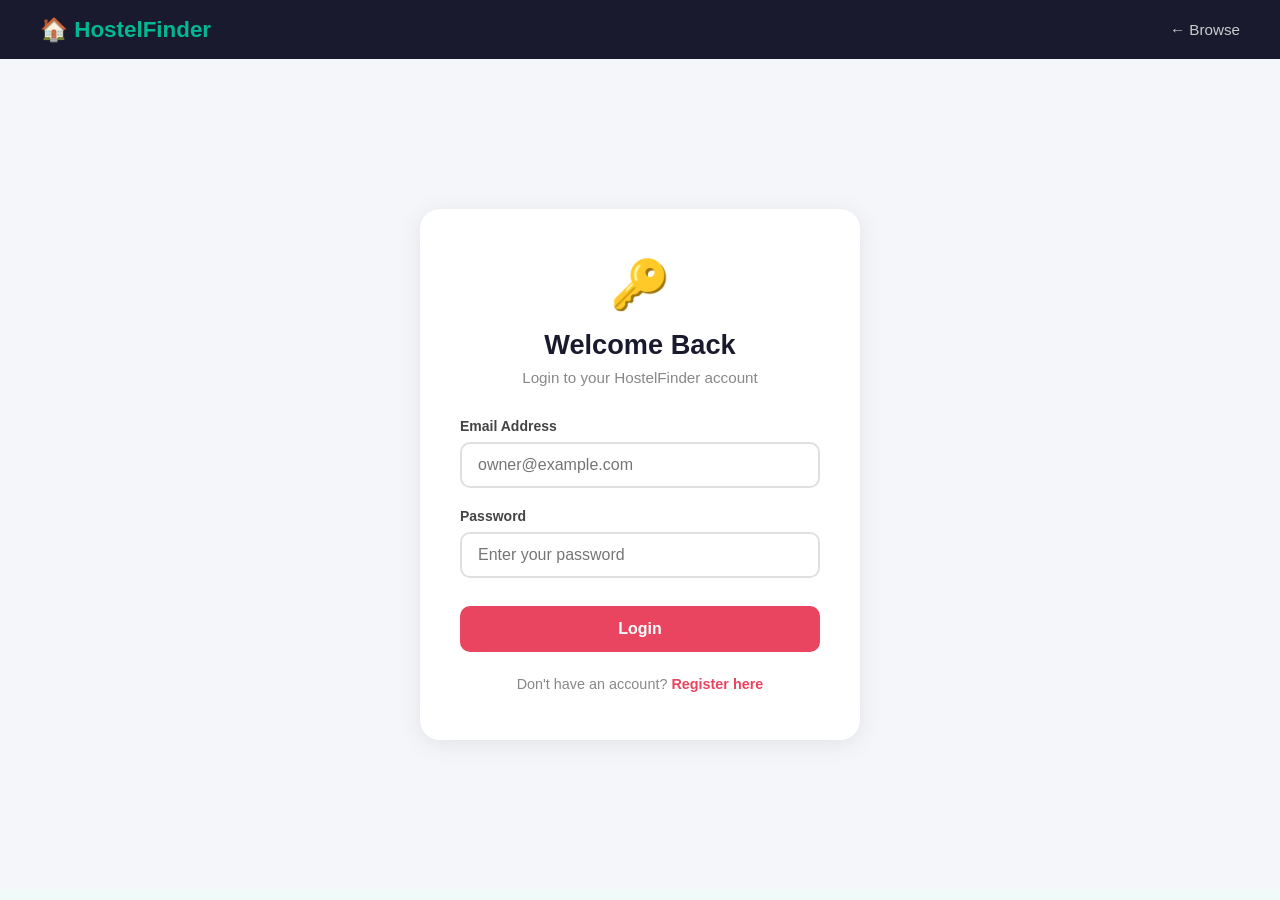
<file: frontend/upload.html>
<!DOCTYPE html>
<html lang="en">
<head>
    <meta charset="UTF-8">
    <meta name="viewport" content="width=device-width, initial-scale=1.0">
    <title>Upload Images — HostelFinder</title>
    <link rel="stylesheet" href="css/upload.css">
</head>
<body>

    <!-- Navbar -->
    <nav class="navbar">
        <div class="nav-brand">🏠 HostelFinder</div>
        <div class="nav-links">
            <a href="dashboard.html">← Back to Dashboard</a>
        </div>
    </nav>

    <!-- Main Content -->
    <div class="upload-container">

        <!-- Page Header -->
        <div class="page-header">
            <h1>Upload Property Images</h1>
            <p id="hostel-name-display">Loading hostel info...</p>
        </div>

        <!-- Drag & Drop Zone -->
        <div class="drop-zone" id="dropZone">
            <div class="drop-zone-content">
                <div class="drop-icon">📁</div>
                <h3>Drag & Drop Images Here</h3>
                <p>or</p>
                <label class="select-btn" for="fileInput">
                    Browse Files
                </label>
                <input type="file" id="fileInput" multiple accept="image/*" hidden>
                <p class="file-hint">Supports: JPG, PNG, WEBP — Max 5MB each</p>
            </div>
        </div>

        <!-- Selected Files Preview -->
        <div class="preview-section" id="previewSection" style="display:none;">
            <h3>Selected Images (<span id="fileCount">0</span>)</h3>
            <div class="preview-grid" id="previewGrid"></div>
            <button class="upload-btn" id="uploadBtn">
                ⬆️ Upload All Images
            </button>
        </div>

        <!-- Upload Progress -->
        <div class="progress-section" id="progressSection" style="display:none;">
            <h3>Uploading...</h3>
            <div class="progress-bar-container">
                <div class="progress-bar" id="progressBar"></div>
            </div>
            <p id="progressText">0 of 0 uploaded</p>
        </div>

        <!-- Live Gallery -->
        <div class="gallery-section" id="gallerySection">
            <h3>Current Property Images</h3>
            <div class="gallery-grid" id="galleryGrid">
                <p class="no-images" id="noImagesMsg">No images uploaded yet.</p>
            </div>
        </div>

    </div>

    <script src="js/upload.js"></script>
</body>
</html>
</file>
<file: frontend/css/style.css>
/* ── RESET & BASE ── */
* { margin: 0; padding: 0; box-sizing: border-box; }

body {
  font-family: 'Segoe UI', sans-serif;
  background: #f0faf8;
  color: #333;
}

.container {
  max-width: 1200px;
  margin: 0 auto;
  padding: 0 20px;
}

/* ── NAVBAR ── */
.navbar {
  background: #1a1a2e;
  padding: 16px 40px;
  display: flex;
  justify-content: space-between;
  align-items: center;
  position: sticky;
  top: 0;
  z-index: 100;
}

.nav-brand {
  color: #00B894;
  font-size: 1.4rem;
  font-weight: 700;
}

.nav-links a {
  color: #ccc;
  text-decoration: none;
  margin-left: 24px;
  font-size: 0.95rem;
  transition: color 0.2s;
}

.nav-links a:hover { color: #00B894; }

.btn-register {
  background: #00B894;
  color: #fff !important;
  padding: 8px 18px;
  border-radius: 20px;
  font-weight: 600;
}

.btn-register:hover { background: #00695C !important; }

/* ── HERO ── */
.hero {
  background: linear-gradient(135deg, #1a1a2e 0%, #0d2137 60%, #00695C 100%);
  padding: 80px 20px;
  text-align: center;
  color: #fff;
}

.hero h1 {
  font-size: 2.5rem;
  margin-bottom: 12px;
}

.hero p {
  font-size: 1.1rem;
  color: #aaa;
  margin-bottom: 32px;
}

.search-bar {
  display: flex;
  justify-content: center;
  gap: 0;
  max-width: 560px;
  margin: 0 auto;
}

.search-bar input {
  flex: 1;
  padding: 14px 20px;
  border: none;
  border-radius: 30px 0 0 30px;
  font-size: 1rem;
  outline: none;
}

.search-bar button {
  padding: 14px 28px;
  background: #00B894;
  color: #fff;
  border: none;
  border-radius: 0 30px 30px 0;
  font-size: 1rem;
  font-weight: 600;
  cursor: pointer;
  transition: background 0.2s;
}

.search-bar button:hover { background: #00695C; }

/* ── FILTERS ── */
.filters {
  background: #fff;
  padding: 16px 40px;
  border-bottom: 1px solid #e0e0e0;
  display: flex;
  align-items: center;
  gap: 10px;
  flex-wrap: wrap;
}

.filter-label {
  font-weight: 600;
  color: #555;
  margin-right: 8px;
}

.filter-btn {
  padding: 8px 18px;
  border: 2px solid #ddd;
  background: #fff;
  border-radius: 20px;
  cursor: pointer;
  font-size: 0.9rem;
  transition: all 0.2s;
}

.filter-btn:hover,
.filter-btn.active {
  background: #00B894;
  color: #fff;
  border-color: #00B894;
}

/* ── BROWSE SECTION ── */
.browse-section {
  padding: 40px 20px;
}

.section-title {
  font-size: 1.5rem;
  margin-bottom: 24px;
  color: #1a1a2e;
}

.section-title span {
  font-size: 1rem;
  color: #888;
  font-weight: 400;
}

/* ── HOSTEL GRID ── */
.hostel-grid {
  display: grid;
  grid-template-columns: repeat(auto-fill, minmax(300px, 1fr));
  gap: 24px;
}

/* ── HOSTEL CARD ── */
.hostel-card {
  background: #fff;
  border-radius: 16px;
  overflow: hidden;
  box-shadow: 0 2px 12px rgba(0,0,0,0.08);
  transition: transform 0.2s, box-shadow 0.2s;
  cursor: pointer;
}

.hostel-card:hover {
  transform: translateY(-4px);
  box-shadow: 0 8px 24px rgba(0,184,148,0.15);
}

.card-image {
  width: 100%;
  height: 180px;
  object-fit: cover;
  background: #e8f5f3;
  display: flex;
  align-items: center;
  justify-content: center;
  font-size: 3rem;
  overflow: hidden;
}

/* ── HA-43: LAZY IMAGE STYLES ── */
.card-img {
  width: 100%;
  height: 100%;
  object-fit: cover;
  opacity: 0;
  transition: opacity 0.4s ease;
  display: block;
}

.card-img.loaded {
  opacity: 1;
}

.card-emoji {
  font-size: 3rem;
  display: flex;
  align-items: center;
  justify-content: center;
  width: 100%;
  height: 100%;
}

/* ── CARD BODY ── */
.card-body { padding: 16px; }

.card-title {
  font-size: 1.1rem;
  font-weight: 700;
  margin-bottom: 6px;
  color: #1a1a2e;
}

.card-location {
  font-size: 0.875rem;
  color: #777;
  margin-bottom: 12px;
}

.card-tags {
  display: flex;
  gap: 8px;
  flex-wrap: wrap;
  margin-bottom: 14px;
}

.tag {
  padding: 4px 10px;
  border-radius: 12px;
  font-size: 0.78rem;
  font-weight: 600;
}

.tag-boys  { background: #dbeafe; color: #1d4ed8; }
.tag-girls { background: #fce7f3; color: #9d174d; }
.tag-wifi  { background: #d1fae5; color: #065f46; }
.tag-mess  { background: #fef3c7; color: #92400e; }

.card-footer {
  display: flex;
  justify-content: space-between;
  align-items: center;
  border-top: 1px solid #f0f0f0;
  padding-top: 12px;
}

.card-price {
  font-size: 1.2rem;
  font-weight: 800;
  color: #00B894;
}

.card-price span {
  font-size: 0.8rem;
  color: #999;
  font-weight: 400;
}

.btn-view {
  padding: 8px 16px;
  background: #1a1a2e;
  color: #fff;
  border: none;
  border-radius: 8px;
  cursor: pointer;
  font-size: 0.85rem;
  transition: background 0.2s;
}

.btn-view:hover { background: #00B894; }

/* ── NO RESULTS ── */
.no-results {
  text-align: center;
  padding: 60px;
  color: #888;
  font-size: 1.1rem;
}

/* ── FOOTER ── */
.footer {
  background: #1a1a2e;
  color: #888;
  text-align: center;
  padding: 24px;
  margin-top: 40px;
  font-size: 0.9rem;
}

/* ── MOBILE RESPONSIVE ── */
@media (max-width: 768px) {
  .navbar { padding: 14px 20px; }
  .nav-links a { margin-left: 12px; font-size: 0.85rem; }
  .hero h1 { font-size: 1.7rem; }
  .hero { padding: 50px 20px; }
  .hostel-grid { grid-template-columns: 1fr; }
  .filters { padding: 12px 20px; }
}
</file>
<file: frontend/css/browse.css>
/* ── Browse Layout ── */
.browse-layout {
  display: flex;
  gap: 24px;
  align-items: flex-start;
  padding: 24px 0;
}

/* ── Filter Sidebar ── */
.filter-sidebar {
  width: 280px;
  min-width: 260px;
  background: #fff;
  border-radius: 12px;
  box-shadow: 0 4px 20px rgba(0,0,0,0.08);
  padding: 20px;
  position: sticky;
  top: 20px;
  display: flex;
  flex-direction: column;
  gap: 20px;
}

.sidebar-header {
  display: flex;
  justify-content: space-between;
  align-items: center;
}
.sidebar-header h3 {
  font-size: 1rem;
  font-weight: 700;
  color: #1e293b;
}

.btn-reset-small {
  font-size: 0.78rem;
  color: #e74c3c;
  background: none;
  border: 1px solid #e74c3c;
  border-radius: 6px;
  padding: 4px 10px;
  cursor: pointer;
}

/* ── Filter Groups ── */
.filter-group {
  display: flex;
  flex-direction: column;
  gap: 8px;
}
.filter-group label:first-child {
  font-weight: 600;
  font-size: 0.85rem;
  color: #1e293b;
}

.filter-group select {
  padding: 9px 12px;
  border: 1.5px solid #e2e8f0;
  border-radius: 8px;
  font-size: 0.88rem;
  outline: none;
  cursor: pointer;
}
.filter-group select:focus {
  border-color: #2563eb;
}

/* ── Price ── */
.price-display {
  display: flex;
  gap: 6px;
  font-weight: 700;
  color: #2563eb;
  font-size: 0.95rem;
}
.filter-group input[type="range"] {
  width: 100%;
  accent-color: #2563eb;
  cursor: pointer;
}
.range-labels {
  display: flex;
  justify-content: space-between;
  font-size: 0.72rem;
  color: #94a3b8;
}

/* ── Chips ── */
.chip-group {
  display: flex;
  flex-wrap: wrap;
  gap: 6px;
}
.chip {
  padding: 6px 12px;
  border: 1.5px solid #e2e8f0;
  border-radius: 999px;
  background: #fff;
  font-size: 0.8rem;
  cursor: pointer;
  color: #64748b;
  font-weight: 500;
  transition: all 0.2s;
}
.chip:hover { border-color: #2563eb; color: #2563eb; }
.chip.active { background: #2563eb; border-color: #2563eb; color: #fff; }

/* ── Checkboxes ── */
.check-list {
  display: flex;
  flex-direction: column;
  gap: 8px;
}
.check-item {
  display: flex;
  align-items: center;
  gap: 8px;
  font-size: 0.85rem;
  color: #475569;
  cursor: pointer;
}
.check-item input { accent-color: #2563eb; cursor: pointer; }

/* ── Apply Button ── */
.btn-apply-full {
  width: 100%;
  padding: 12px;
  background: #2563eb;
  color: #fff;
  border: none;
  border-radius: 8px;
  font-weight: 700;
  font-size: 0.9rem;
  cursor: pointer;
  transition: background 0.2s;
}
.btn-apply-full:hover { background: #1d4ed8; }

/* ── Cards Area ── */
.cards-area { flex: 1; min-width: 0; }

.results-header {
  display: flex;
  align-items: center;
  gap: 16px;
  margin-bottom: 16px;
}

/* ── Loading Indicator ── */
.loading-indicator {
  display: flex;
  align-items: center;
  gap: 8px;
  font-size: 0.85rem;
  color: #2563eb;
}
.spinner {
  width: 18px;
  height: 18px;
  border: 2px solid #bfdbfe;
  border-top-color: #2563eb;
  border-radius: 50%;
  animation: spin 0.7s linear infinite;
}
@keyframes spin { to { transform: rotate(360deg); } }

/* ── Skeleton Cards ── */
.skeleton-card {
  background: #fff;
  border-radius: 12px;
  padding: 16px;
  box-shadow: 0 2px 12px rgba(0,0,0,0.06);
  display: flex;
  flex-direction: column;
  gap: 10px;
}
.skeleton-img {
  width: 100%;
  height: 120px;
  background: linear-gradient(90deg, #f1f5f9 25%, #e2e8f0 50%, #f1f5f9 75%);
  background-size: 200% 100%;
  animation: shimmer 1.2s infinite;
  border-radius: 8px;
}
.skeleton-line {
  height: 12px;
  background: linear-gradient(90deg, #f1f5f9 25%, #e2e8f0 50%, #f1f5f9 75%);
  background-size: 200% 100%;
  animation: shimmer 1.2s infinite;
  border-radius: 6px;
}
.w80 { width: 80%; }
.w60 { width: 60%; }
.w40 { width: 40%; }

@keyframes shimmer {
  0%   { background-position: 200% 0; }
  100% { background-position: -200% 0; }
}

/* ── Responsive ── */
@media (max-width: 768px) {
  .browse-layout {
    flex-direction: column;
  }
  .filter-sidebar {
    width: 100%;
    position: static;
    min-width: unset;
  }
}
</file>
<file: frontend/css/admin.css>
/* ── ADMIN HEADER ── */
.admin-header {
    background: linear-gradient(135deg, #1a1a2e, #00695C);
    padding: 40px 20px;
    color: #fff;
    margin-bottom: 32px;
  }
  
  .admin-header h1 {
    font-size: 1.8rem;
    margin-bottom: 6px;
  }
  
  .admin-header p {
    color: #aaa;
    font-size: 0.95rem;
  }
  
  /* ── NAV ADMIN BADGE ── */
  .nav-admin-badge {
    background: #00B894;
    color: white;
    padding: 4px 12px;
    border-radius: 20px;
    font-size: 0.85rem;
    font-weight: 600;
    margin-right: 12px;
  }
  
  /* ── STATS ROW ── */
  .admin-stats-row {
    display: grid;
    grid-template-columns: repeat(4, 1fr);
    gap: 20px;
    margin-bottom: 36px;
  }
  
  .stat-card {
    background: #fff;
    border-radius: 14px;
    padding: 24px;
    text-align: center;
    box-shadow: 0 2px 12px rgba(0,0,0,0.07);
  }
  
  .stat-number {
    font-size: 2rem;
    font-weight: 800;
    color: #00B894;
    margin-bottom: 6px;
  }
  
  .stat-label {
    font-size: 0.85rem;
    color: #888;
    font-weight: 500;
  }
  
  /* ── TABS ── */
  .admin-tabs {
    display: flex;
    gap: 8px;
    margin-bottom: 24px;
    border-bottom: 2px solid #f0f0f0;
    padding-bottom: 0;
  }
  
  .tab-btn {
    padding: 12px 24px;
    border: none;
    background: none;
    font-size: 0.95rem;
    font-weight: 600;
    color: #888;
    cursor: pointer;
    border-bottom: 3px solid transparent;
    margin-bottom: -2px;
    transition: all 0.2s;
  }
  
  .tab-btn:hover  { color: #1a1a2e; }
  .tab-btn.active {
    color: #00B894;
    border-bottom-color: #00B894;
  }
  
  /* ── LOADING ── */
  .admin-loading {
    text-align: center;
    padding: 40px;
    color: #888;
  }
  
  /* ── NO DATA ── */
  .no-data-box {
    text-align: center;
    padding: 60px;
    color: #888;
    background: #fff;
    border-radius: 16px;
  }
  
  /* ── TABLE ── */
  .admin-table {
    background: #fff;
    border-radius: 16px;
    box-shadow: 0 2px 12px rgba(0,0,0,0.07);
    overflow: hidden;
    margin-bottom: 24px;
  }
  
  .admin-table-header {
    display: grid;
    grid-template-columns: 0.5fr 1.5fr 1.5fr 1fr 1fr 1.5fr;
    padding: 14px 20px;
    background: #f8fafc;
    border-bottom: 2px solid #f0f0f0;
    font-size: 0.8rem;
    font-weight: 700;
    color: #888;
    text-transform: uppercase;
    letter-spacing: 0.5px;
  }
  
  .admin-row {
    display: grid;
    grid-template-columns: 0.5fr 1.5fr 1.5fr 1fr 1fr 1.5fr;
    padding: 16px 20px;
    border-bottom: 1px solid #f4f6f9;
    align-items: center;
    transition: background 0.2s;
  }
  
  .admin-row:last-child { border-bottom: none; }
  .admin-row:hover      { background: #fafbfc; }
  
  /* ── VERIFIED BADGE ── */
  .badge-verified {
    display: inline-flex;
    align-items: center;
    gap: 4px;
    background: #f0fdf4;
    color: #16a34a;
    padding: 4px 12px;
    border-radius: 999px;
    font-size: 0.78rem;
    font-weight: 600;
  }
  
  .badge-unverified {
    display: inline-flex;
    align-items: center;
    gap: 4px;
    background: #fff7e6;
    color: #d97706;
    padding: 4px 12px;
    border-radius: 999px;
    font-size: 0.78rem;
    font-weight: 600;
  }
  
  /* ── ACTION BUTTONS ── */
  .btn-verify {
    padding: 7px 14px;
    background: #00B894;
    color: #fff;
    border: none;
    border-radius: 8px;
    font-size: 0.82rem;
    font-weight: 600;
    cursor: pointer;
    transition: background 0.2s;
  }
  
  .btn-verify:hover    { background: #00695C; }
  .btn-verify:disabled { opacity: 0.5; cursor: not-allowed; }
  
  .btn-unverify {
    padding: 7px 14px;
    background: #fff0f0;
    color: #e94560;
    border: 1.5px solid #e94560;
    border-radius: 8px;
    font-size: 0.82rem;
    font-weight: 600;
    cursor: pointer;
    transition: all 0.2s;
  }
  
  .btn-unverify:hover { background: #e94560; color: #fff; }
  
  /* ── STUDENTS TABLE ── */
  .students-table-header {
    display: grid;
    grid-template-columns: 0.5fr 1.5fr 1.5fr 1fr 1fr;
    padding: 14px 20px;
    background: #f8fafc;
    border-bottom: 2px solid #f0f0f0;
    font-size: 0.8rem;
    font-weight: 700;
    color: #888;
    text-transform: uppercase;
  }
  
  .student-row {
    display: grid;
    grid-template-columns: 0.5fr 1.5fr 1.5fr 1fr 1fr;
    padding: 16px 20px;
    border-bottom: 1px solid #f4f6f9;
    align-items: center;
  }
  
  .student-row:last-child { border-bottom: none; }
  .student-row:hover      { background: #fafbfc; }
  
  /* ── ACCESS DENIED ── */
  .access-denied-box {
    max-width: 500px;
    margin: 100px auto;
    text-align: center;
    background: #fff;
    padding: 60px 40px;
    border-radius: 20px;
    box-shadow: 0 4px 20px rgba(0,0,0,0.08);
  }
  
  .denied-icon {
    font-size: 4rem;
    margin-bottom: 20px;
  }
  
  .btn-back-browse {
    display: inline-block;
    margin-top: 24px;
    padding: 12px 28px;
    background: #00B894;
    color: #fff;
    border-radius: 10px;
    text-decoration: none;
    font-weight: 600;
  }
  
  /* ── MOBILE ── */
  @media (max-width: 768px) {
    .admin-stats-row { grid-template-columns: repeat(2, 1fr); }
    .admin-table-header { display: none; }
    .admin-row {
      grid-template-columns: 1fr;
      gap: 8px;
      padding: 16px;
    }
  }
</file>
<file: frontend/css/analytics.css>
/* ── ANALYTICS LAYOUT ── */
.analytics-header {
    max-width: 1100px;
    margin: 36px auto 0;
    padding: 0 24px;
    display: flex;
    justify-content: space-between;
    align-items: flex-start;
    gap: 16px;
  }
  
  .analytics-title {
    font-size: 1.75rem;
    font-weight: 800;
    color: #1a1a2e;
    margin-bottom: 4px;
  }
  
  .analytics-subtitle {
    font-size: 0.85rem;
    color: #888;
  }
  
  .btn-refresh {
    padding: 10px 20px;
    background: #1a1a2e;
    color: #fff;
    border: none;
    border-radius: 8px;
    font-size: 0.875rem;
    font-weight: 600;
    cursor: pointer;
    transition: background 0.2s;
    white-space: nowrap;
  }
  .btn-refresh:hover { background: #00B894; }
  
  /* ── HEALTH BAR ── */
  .health-bar {
    max-width: 1100px;
    margin: 20px auto 0;
    padding: 10px 20px;
    background: #f0fdf4;
    border: 1px solid #bbf7d0;
    border-radius: 8px;
    display: flex;
    align-items: center;
    gap: 10px;
    font-size: 0.85rem;
    color: #166534;
  }
  
  .health-dot {
    width: 8px;
    height: 8px;
    border-radius: 50%;
    background: #16a34a;
    animation: pulse 2s infinite;
  }
  
  @keyframes pulse {
    0%, 100% { opacity: 1; }
    50%       { opacity: 0.4; }
  }
  
  .health-divider { color: #86efac; }
  
  /* ── SECTION LABEL ── */
  .section-label {
    max-width: 1100px;
    margin: 32px auto 12px;
    padding: 0 24px;
    font-size: 0.75rem;
    font-weight: 700;
    letter-spacing: 0.1em;
    text-transform: uppercase;
    color: #94a3b8;
  }
  
  /* ── STATS GRID ── */
  .stats-grid {
    max-width: 1100px;
    margin: 0 auto;
    padding: 0 24px;
    display: grid;
    grid-template-columns: repeat(auto-fill, minmax(220px, 1fr));
    gap: 16px;
  }
  
  .stats-grid-3 {
    grid-template-columns: repeat(auto-fill, minmax(280px, 1fr));
  }
  
  /* ── STAT CARD ── */
  .stat-card {
    background: #fff;
    border-radius: 14px;
    padding: 20px 22px;
    display: flex;
    align-items: center;
    gap: 16px;
    box-shadow: 0 2px 12px rgba(0,0,0,0.06);
    border: 1.5px solid #f1f5f9;
    transition: transform 0.15s, box-shadow 0.15s;
  }
  
  .stat-card:hover {
    transform: translateY(-2px);
    box-shadow: 0 6px 20px rgba(0,0,0,0.09);
  }
  
  .stat-icon {
    font-size: 1.8rem;
    flex-shrink: 0;
    width: 48px;
    height: 48px;
    display: flex;
    align-items: center;
    justify-content: center;
    background: #f8fafc;
    border-radius: 10px;
  }
  
  .stat-body { flex: 1; }
  
  .stat-value {
    font-size: 2rem;
    font-weight: 800;
    color: #1a1a2e;
    line-height: 1;
    margin-bottom: 4px;
    font-variant-numeric: tabular-nums;
  }
  
  .stat-label {
    font-size: 0.8rem;
    color: #64748b;
    font-weight: 600;
  }
  
  .stat-sub {
    font-size: 0.72rem;
    color: #94a3b8;
    margin-top: 2px;
  }
  
  /* ── CARD VARIANTS ── */
  .stat-primary {
    border-color: #1a1a2e;
    background: #1a1a2e;
  }
  .stat-primary .stat-value,
  .stat-primary .stat-label { color: #fff; }
  .stat-primary .stat-icon  { background: rgba(255,255,255,0.1); }
  
  .stat-accent  { border-color: #00B894; }
  .stat-accent .stat-value  { color: #00B894; }
  
  .stat-warning { border-color: #f59e0b; }
  .stat-warning .stat-value { color: #d97706; }
  
  .stat-success { border-color: #10b981; }
  .stat-success .stat-value { color: #059669; }
  
  .stat-danger  { border-color: #ef4444; }
  .stat-danger .stat-value  { color: #dc2626; }
  
  .stat-week    { border-color: #818cf8; }
  .stat-week .stat-value    { color: #4f46e5; }
  
  /* ── BREAKDOWN BAR ── */
  .breakdown-card {
    max-width: 1100px;
    margin: 16px auto 0;
    padding: 20px 24px;
    background: #fff;
    border-radius: 14px;
    box-shadow: 0 2px 12px rgba(0,0,0,0.06);
    border: 1.5px solid #f1f5f9;
    margin-left: 24px;
    margin-right: 24px;
    max-width: calc(1100px);
    /* handled by parent centering */
  }
  
  /* centering fix */
  .breakdown-card {
    width: calc(100% - 48px);
    max-width: 1052px;
    margin: 16px auto 0;
  }
  
  .breakdown-title {
    font-size: 0.8rem;
    font-weight: 700;
    color: #64748b;
    text-transform: uppercase;
    letter-spacing: 0.08em;
    margin-bottom: 12px;
  }
  
  .breakdown-bar {
    display: flex;
    height: 10px;
    border-radius: 999px;
    overflow: hidden;
    background: #f1f5f9;
    gap: 2px;
  }
  
  .bar-seg {
    height: 100%;
    border-radius: 999px;
    transition: width 0.6s ease;
  }
  
  .bar-approved { background: #10b981; }
  .bar-pending  { background: #f59e0b; }
  .bar-rejected { background: #ef4444; }
  
  .breakdown-legend {
    display: flex;
    gap: 20px;
    margin-top: 10px;
    font-size: 0.8rem;
    color: #64748b;
  }
  
  .legend-dot {
    display: inline-block;
    width: 8px;
    height: 8px;
    border-radius: 50%;
    margin-right: 5px;
  }
  .dot-approved { background: #10b981; }
  .dot-pending  { background: #f59e0b; }
  .dot-rejected { background: #ef4444; }
  
  /* ── LOADING & ERROR ── */
  .analytics-loading {
    display: flex;
    flex-direction: column;
    align-items: center;
    padding: 80px 20px;
    gap: 16px;
    color: #64748b;
  }
  
  .loading-spinner {
    width: 36px;
    height: 36px;
    border: 3px solid #e2e8f0;
    border-top-color: #00B894;
    border-radius: 50%;
    animation: spin 0.8s linear infinite;
  }
  
  @keyframes spin { to { transform: rotate(360deg); } }
  
  .analytics-error {
    max-width: 1100px;
    margin: 24px auto;
    padding: 16px 24px;
    background: #fff0f0;
    border-radius: 10px;
    color: #dc2626;
    font-size: 0.9rem;
  }
  .analytics-error a { color: #dc2626; font-weight: 600; }
  
  /* ── ACCESS DENIED ── */
  .access-denied {
    min-height: calc(100vh - 70px);
    display: flex;
    align-items: center;
    justify-content: center;
  }
  
  .denied-box {
    text-align: center;
    padding: 48px 40px;
    background: #fff;
    border-radius: 20px;
    box-shadow: 0 4px 24px rgba(0,0,0,0.08);
    max-width: 400px;
  }
  
  .denied-icon { font-size: 3rem; margin-bottom: 16px; }
  
  .denied-box h2 {
    font-size: 1.5rem;
    color: #1a1a2e;
    margin-bottom: 8px;
  }
  
  .denied-box p {
    color: #64748b;
    margin-bottom: 24px;
    font-size: 0.95rem;
  }
  
  .btn-go-login {
    display: inline-block;
    padding: 12px 28px;
    background: #00B894;
    color: #fff;
    border-radius: 10px;
    text-decoration: none;
    font-weight: 700;
    transition: background 0.2s;
  }
  .btn-go-login:hover { background: #00695C; }
  
  /* ── NAVBAR BADGE ── */
  .nav-admin-badge {
    background: #e94560;
    color: #fff;
    font-size: 0.72rem;
    font-weight: 700;
    padding: 3px 10px;
    border-radius: 999px;
    margin-left: 8px;
    letter-spacing: 0.05em;
  }
  
  /* ── RESPONSIVE ── */
  @media (max-width: 768px) {
    .analytics-header {
      flex-direction: column;
      align-items: flex-start;
    }
  
    .stats-grid,
    .stats-grid-3 {
      grid-template-columns: 1fr 1fr;
    }
  
    .stat-value { font-size: 1.6rem; }
  
    .breakdown-card {
      width: calc(100% - 32px);
      margin: 16px auto 0;
    }
  }
  
  @media (max-width: 480px) {
    .stats-grid,
    .stats-grid-3 {
      grid-template-columns: 1fr;
    }
  }
</file>
<file: frontend/css/chat.css>
/* ── Variables ── */
:root {
  --primary:    #e94560;
  --primary-bg: #fff0f3;
  --outgoing:   #e94560;
  --incoming:   #ffffff;
  --bg:         #f4f6f9;
  --text:       #1a1a2e;
  --muted:      #999;
  --border:     #e8e8e8;
  --radius:     18px;
}

* { box-sizing: border-box; margin: 0; padding: 0; }

body {
  background: var(--bg);
  font-family: 'Segoe UI', sans-serif;
  height: 100vh;
  display: flex;
  flex-direction: column;
}

/* ── Chat Wrapper ── */
.chat-wrapper {
  max-width: 760px;
  width: 100%;
  margin: 20px auto;
  flex: 1;
  display: flex;
  flex-direction: column;
  background: var(--bg);
  border-radius: 20px;
  overflow: hidden;
  box-shadow: 0 8px 40px rgba(0,0,0,0.12);
  height: calc(100vh - 100px);
}

/* ── Chat Header ── */
.chat-header {
  background: #1a1a2e;
  padding: 16px 20px;
  display: flex;
  align-items: center;
  gap: 14px;
  flex-shrink: 0;
}

.chat-avatar {
  width: 46px;
  height: 46px;
  background: var(--primary);
  border-radius: 50%;
  display: flex;
  align-items: center;
  justify-content: center;
  font-size: 1.4rem;
  flex-shrink: 0;
}

.chat-hostel-name {
  font-size: 1rem;
  font-weight: 700;
  color: #fff;
}

.chat-status {
  display: flex;
  align-items: center;
  gap: 6px;
  font-size: 0.78rem;
  color: #aaa;
  margin-top: 3px;
}

/* ── Status Dot ── */
.status-dot {
  width: 8px;
  height: 8px;
  border-radius: 50%;
  background: #aaa;
}
.status-dot.online     { background: #22c55e; }
.status-dot.connecting { background: #f59e0b; animation: pulse 1s infinite; }
.status-dot.offline    { background: #ef4444; }

@keyframes pulse {
  0%, 100% { opacity: 1; }
  50%       { opacity: 0.3; }
}

/* ── Message History Pane ── */
.chat-messages {
  flex: 1;
  overflow-y: auto;
  padding: 20px 16px;
  display: flex;
  flex-direction: column;
  gap: 10px;
  background: #f4f6f9;
  scroll-behavior: smooth;
}

/* ── System Message ── */
.system-message {
  text-align: center;
  font-size: 0.78rem;
  color: var(--muted);
  background: #fff;
  border-radius: 999px;
  padding: 6px 16px;
  margin: 0 auto;
  max-width: 90%;
}

/* ── Message Row ── */
.message-row {
  display: flex;
  animation: fadeUp 0.25s ease;
}
.message-row.outgoing { justify-content: flex-end; }
.message-row.incoming { justify-content: flex-start; }

@keyframes fadeUp {
  from { opacity: 0; transform: translateY(10px); }
  to   { opacity: 1; transform: translateY(0); }
}

/* ── Bubble ── */
.bubble {
  max-width: 70%;
  padding: 10px 14px;
  border-radius: var(--radius);
  font-size: 0.93rem;
  line-height: 1.5;
  word-break: break-word;
}

.outgoing .bubble {
  background: var(--outgoing);
  color: #fff;
  border-bottom-right-radius: 4px;
}

.incoming .bubble {
  background: var(--incoming);
  color: var(--text);
  border-bottom-left-radius: 4px;
  box-shadow: 0 1px 4px rgba(0,0,0,0.08);
}

.bubble-meta {
  font-size: 0.68rem;
  margin-top: 4px;
  opacity: 0.65;
  text-align: right;
}

/* ── Typing Indicator ── */
.typing-indicator {
  padding: 8px 20px;
  display: flex;
  align-items: center;
  gap: 6px;
  font-size: 0.8rem;
  color: var(--muted);
  background: var(--bg);
  flex-shrink: 0;
}

.typing-indicator span {
  display: inline-block;
  width: 6px;
  height: 6px;
  background: var(--muted);
  border-radius: 50%;
  animation: bounce 1s infinite;
}
.typing-indicator span:nth-child(2) { animation-delay: 0.15s; }
.typing-indicator span:nth-child(3) { animation-delay: 0.30s; }

@keyframes bounce {
  0%, 100% { transform: translateY(0); }
  50%       { transform: translateY(-4px); }
}

/* ── Input Bar ── */
.chat-input-bar {
  display: flex;
  align-items: center;
  gap: 10px;
  padding: 14px 16px;
  background: #fff;
  border-top: 1px solid var(--border);
  flex-shrink: 0;
}

.chat-input-bar input {
  flex: 1;
  padding: 12px 16px;
  border: 1.5px solid var(--border);
  border-radius: 999px;
  font-size: 0.93rem;
  outline: none;
  transition: border 0.2s;
  background: var(--bg);
}
.chat-input-bar input:focus {
  border-color: var(--primary);
  background: #fff;
}

.btn-send {
  width: 46px;
  height: 46px;
  border-radius: 50%;
  background: var(--primary);
  color: #fff;
  border: none;
  font-size: 1.1rem;
  cursor: pointer;
  display: flex;
  align-items: center;
  justify-content: center;
  transition: background 0.2s, transform 0.1s;
  flex-shrink: 0;
}
.btn-send:hover  { background: #c73652; }
.btn-send:active { transform: scale(0.92); }

/* ── Chat Button on Detail Page ── */
.btn-chat {
  width: 100%;
  padding: 14px;
  border: 2px solid #e94560;
  border-radius: 10px;
  background: #fff;
  color: #e94560;
  font-size: 1rem;
  font-weight: 600;
  cursor: pointer;
  margin-bottom: 10px;
  transition: all 0.2s;
}
.btn-chat:hover {
  background: #e94560;
  color: #fff;
}

/* ── Responsive ── */
@media (max-width: 768px) {
  .chat-wrapper {
    margin: 0;
    border-radius: 0;
    height: calc(100vh - 60px);
  }
  .bubble { max-width: 85%; }
}
</file>
<file: frontend/css/dashboard.css>
/* ── ACCESS DENIED ── */
.access-denied-box {
  max-width: 500px;
  margin: 100px auto;
  text-align: center;
  background: #fff;
  padding: 60px 40px;
  border-radius: 20px;
  box-shadow: 0 4px 20px rgba(0,0,0,0.08);
}

.denied-icon {
  font-size: 4rem;
  margin-bottom: 20px;
}

.access-denied-box h1 {
  font-size: 1.8rem;
  color: #1a1a2e;
  margin-bottom: 12px;
}

.access-denied-box p {
  color: #777;
  margin-bottom: 10px;
  line-height: 1.6;
}

.btn-back-browse {
  display: inline-block;
  margin-top: 24px;
  padding: 12px 28px;
  background: #e94560;
  color: #fff;
  border-radius: 10px;
  text-decoration: none;
  font-weight: 600;
  transition: opacity 0.2s;
}

.btn-back-browse:hover { opacity: 0.85; }

/* ── DASHBOARD HEADER ── */
.dashboard-header {
  background: linear-gradient(135deg, #1a1a2e, #0f3460);
  padding: 40px 20px;
  color: #fff;
  margin-bottom: 32px;
}

.dashboard-header .container {
  display: flex;
  justify-content: space-between;
  align-items: center;
  flex-wrap: wrap;
  gap: 16px;
}

.dashboard-header h1 {
  font-size: 1.8rem;
  margin-bottom: 6px;
}

.dashboard-header p {
  color: #aaa;
  font-size: 0.95rem;
}

.btn-add-hostel {
  padding: 12px 24px;
  background: #e94560;
  color: #fff;
  border-radius: 10px;
  text-decoration: none;
  font-weight: 600;
  font-size: 0.95rem;
  transition: opacity 0.2s;
  white-space: nowrap;
}

.btn-add-hostel:hover { opacity: 0.85; }

/* ── STATS ROW ── */
.stats-row {
  display: grid;
  grid-template-columns: repeat(3, 1fr);
  gap: 20px;
  margin-bottom: 36px;
}

.stat-card {
  background: #fff;
  border-radius: 14px;
  padding: 24px;
  text-align: center;
  box-shadow: 0 2px 12px rgba(0,0,0,0.07);
}

.stat-number {
  font-size: 2rem;
  font-weight: 800;
  color: #e94560;
  margin-bottom: 6px;
}

.stat-label {
  font-size: 0.85rem;
  color: #888;
  font-weight: 500;
}

/* ── LOADING ── */
.dash-loading {
  text-align: center;
  padding: 40px;
  color: #888;
  font-size: 1rem;
}

/* ── NO HOSTELS ── */
.no-hostels-box {
  text-align: center;
  padding: 60px 20px;
  background: #fff;
  border-radius: 16px;
  box-shadow: 0 2px 12px rgba(0,0,0,0.07);
}

.no-hostels-icon { font-size: 3rem; margin-bottom: 16px; }

.no-hostels-box h3 {
  font-size: 1.3rem;
  color: #1a1a2e;
  margin-bottom: 8px;
}

.no-hostels-box p {
  color: #888;
  margin-bottom: 20px;
}

/* ── OWNER CARD EXTRAS ── */
.owner-card-actions {
  display: flex;
  gap: 8px;
  margin-top: 12px;
  padding-top: 12px;
  border-top: 1px solid #f0f0f0;
}

.btn-edit {
  flex: 1;
  padding: 8px;
  background: #f4f6f9;
  color: #1a1a2e;
  border: none;
  border-radius: 8px;
  cursor: pointer;
  font-size: 0.85rem;
  font-weight: 600;
  transition: background 0.2s;
}

.btn-edit:hover { background: #e0e4ea; }

.btn-delete {
  flex: 1;
  padding: 8px;
  background: #fff0f0;
  color: #e94560;
  border: none;
  border-radius: 8px;
  cursor: pointer;
  font-size: 0.85rem;
  font-weight: 600;
  transition: background 0.2s;
}

.btn-delete:hover { background: #ffd6d6; }

/* ── NAVBAR OWNER NAME ── */
.nav-owner-name {
  color: #aaa;
  font-size: 0.9rem;
  margin-right: 8px;
}

.btn-logout {
  padding: 8px 16px;
  background: transparent;
  color: #ccc;
  border: 1px solid #555;
  border-radius: 20px;
  cursor: pointer;
  font-size: 0.85rem;
  transition: all 0.2s;
  margin-left: 16px;
}

.btn-logout:hover {
  background: #e94560;
  border-color: #e94560;
  color: #fff;
}

/* ── MOBILE ── */
@media (max-width: 768px) {
  .stats-row { grid-template-columns: 1fr; }
  .dashboard-header .container { flex-direction: column; align-items: flex-start; }
  .access-denied-box { margin: 40px 20px; padding: 40px 24px; }
}
/* ── TABS ── */
.dashboard-tabs {
  display: flex;
  gap: 8px;
  margin-bottom: 24px;
  border-bottom: 2px solid #f0f0f0;
  padding-bottom: 0;
}

.tab-btn {
  padding: 12px 24px;
  border: none;
  background: none;
  font-size: 0.95rem;
  font-weight: 600;
  color: #888;
  cursor: pointer;
  border-bottom: 3px solid transparent;
  margin-bottom: -2px;
  transition: all 0.2s;
  display: flex;
  align-items: center;
  gap: 8px;
  position: relative;
}

.tab-btn:hover  { color: #1a1a2e; }
.tab-btn.active {
  color: #e94560;
  border-bottom-color: #e94560;
}

.tab-badge {
  background: #e94560;
  color: #fff;
  font-size: 0.7rem;
  font-weight: 700;
  padding: 2px 7px;
  border-radius: 999px;
  min-width: 20px;
  text-align: center;
}

/* ── REQUESTS TABLE ── */
.requests-table {
  background: #fff;
  border-radius: 16px;
  box-shadow: 0 2px 12px rgba(0,0,0,0.07);
  overflow: hidden;
  margin-bottom: 24px;
}

.requests-table-header {
  display: grid;
  grid-template-columns: 1.5fr 1.5fr 1.2fr 1fr 1.8fr;
  padding: 14px 20px;
  background: #f8fafc;
  border-bottom: 2px solid #f0f0f0;
  font-size: 0.8rem;
  font-weight: 700;
  color: #888;
  text-transform: uppercase;
  letter-spacing: 0.5px;
}

.request-row {
  display: grid;
  grid-template-columns: 1.5fr 1.5fr 1.2fr 1fr 1.8fr;
  padding: 16px 20px;
  border-bottom: 1px solid #f4f6f9;
  align-items: center;
  transition: background 0.2s;
}

.request-row:last-child { border-bottom: none; }
.request-row:hover      { background: #fafbfc; }

.req-student, .req-hostel, .req-date {
  font-size: 0.9rem;
  color: #1a1a2e;
  font-weight: 500;
}

.req-date { color: #888; font-size: 0.85rem; }

/* ── STATUS BADGES ── */
.status-badge {
  display: inline-block;
  padding: 4px 12px;
  border-radius: 999px;
  font-size: 0.78rem;
  font-weight: 600;
}

.status-badge.pending  { background: #fff7e6; color: #d97706; }
.status-badge.accepted { background: #f0fdf4; color: #16a34a; }
.status-badge.declined { background: #fff0f0; color: #e94560; }

/* ── REQUEST ACTION BUTTONS ── */
.req-actions {
  display: flex;
  gap: 8px;
  flex-wrap: wrap;
}

.btn-accept {
  padding: 7px 14px;
  background: #16a34a;
  color: #fff;
  border: none;
  border-radius: 8px;
  font-size: 0.82rem;
  font-weight: 600;
  cursor: pointer;
  transition: background 0.2s;
  white-space: nowrap;
}
.btn-accept:hover    { background: #15803d; }
.btn-accept:disabled { opacity: 0.5; cursor: not-allowed; }

.btn-decline {
  padding: 7px 14px;
  background: #fff0f0;
  color: #e94560;
  border: 1.5px solid #e94560;
  border-radius: 8px;
  font-size: 0.82rem;
  font-weight: 600;
  cursor: pointer;
  transition: all 0.2s;
  white-space: nowrap;
}
.btn-decline:hover    { background: #e94560; color: #fff; }
.btn-decline:disabled { opacity: 0.5; cursor: not-allowed; }

.action-done { color: #ccc; font-size: 0.85rem; }

/* ── UPLOAD BUTTON ── */
.btn-upload {
  flex: 1;
  padding: 8px;
  background: #eff6ff;
  color: #2563eb;
  border: none;
  border-radius: 8px;
  cursor: pointer;
  font-size: 0.85rem;
  font-weight: 600;
  transition: background 0.2s;
}
.btn-upload:hover { background: #dbeafe; }

/* ── MOBILE ── */
@media (max-width: 768px) {
  .requests-table-header { display: none; }
  .request-row {
    grid-template-columns: 1fr;
    gap: 8px;
    padding: 16px;
  }
  .req-actions { margin-top: 8px; }
  .dashboard-tabs { overflow-x: auto; }
}
/* ── Inbox Button ── */
.btn-inbox {
  padding: 12px 20px;
  background: rgba(255,255,255,0.1);
  color: #fff;
  border-radius: 10px;
  text-decoration: none;
  font-weight: 600;
  font-size: 0.95rem;
  border: 1px solid rgba(255,255,255,0.2);
  transition: all 0.2s;
  margin-right: 10px;
}
.btn-inbox:hover {
  background: rgba(255,255,255,0.2);
}
</file>
<file: frontend/css/detail.css>
/* ── LOADING & ERROR ── */
.loading-state, .error-state {
  text-align: center;
  padding: 80px 20px;
  font-size: 1.2rem;
  color: #888;
}

.error-state a {
  display: inline-block;
  margin-top: 16px;
  color: #e94560;
  text-decoration: none;
  font-weight: 600;
}

/* ── DETAIL HERO ── */
.detail-hero {
  background: linear-gradient(135deg, #1a1a2e, #0f3460);
  height: 260px;
  display: flex;
  align-items: center;
  justify-content: center;
  font-size: 6rem;
}

/* ── DETAIL CONTAINER ── */
.detail-container {
  max-width: 1100px;
  margin: 32px auto;
  padding: 0 20px;
  display: grid;
  grid-template-columns: 1fr 340px;
  gap: 24px;
  align-items: start;
}

/* ── DETAIL CARD ── */
.detail-card {
  background: #fff;
  border-radius: 16px;
  padding: 24px;
  box-shadow: 0 2px 12px rgba(0,0,0,0.07);
  margin-bottom: 20px;
}

/* ── HEADER ── */
.detail-header {
  display: flex;
  justify-content: space-between;
  align-items: flex-start;
  margin-bottom: 10px;
  flex-wrap: wrap;
  gap: 10px;
}

.detail-header h1 {
  font-size: 1.6rem;
  color: #1a1a2e;
  flex: 1;
}

.detail-price {
  font-size: 1.6rem;
  font-weight: 800;
  color: #e94560;
  white-space: nowrap;
}

.detail-location {
  color: #777;
  font-size: 0.95rem;
  margin-bottom: 14px;
}

.detail-location::before { content: "📍 "; }

.detail-tags { display: flex; gap: 8px; flex-wrap: wrap; }

/* ── SECTION TITLE ── */
.detail-section-title {
  font-size: 1.1rem;
  font-weight: 700;
  color: #1a1a2e;
  margin-bottom: 16px;
  padding-bottom: 10px;
  border-bottom: 2px solid #f0f0f0;
}

/* ── DESCRIPTION ── */
.detail-description {
  color: #555;
  line-height: 1.7;
  font-size: 0.97rem;
}

/* ── SPECS ── */
.detail-specs {
  display: grid;
  grid-template-columns: 1fr 1fr;
  gap: 20px;
}

.spec-item {
  display: flex;
  gap: 12px;
  align-items: flex-start;
}

.spec-icon { font-size: 1.5rem; }

.spec-label {
  font-size: 0.8rem;
  color: #999;
  margin-bottom: 4px;
}

.spec-value {
  font-size: 0.95rem;
  font-weight: 600;
  color: #1a1a2e;
}

/* ── MAP BUTTON ── */
.map-btn {
  display: inline-block;
  padding: 12px 24px;
  background: #f4f6f9;
  color: #1a1a2e;
  border-radius: 10px;
  text-decoration: none;
  font-weight: 600;
  transition: background 0.2s;
}

.map-btn:hover { background: #e0e4ea; }

/* ── CONTACT CARD ── */
.contact-card { position: sticky; top: 80px; }

.contact-subtitle {
  color: #777;
  font-size: 0.9rem;
  margin-bottom: 16px;
}

.price-display {
  font-size: 2rem;
  font-weight: 800;
  color: #e94560;
  margin-bottom: 20px;
}

.btn-schedule, .btn-contact {
  width: 100%;
  padding: 14px;
  border: none;
  border-radius: 10px;
  font-size: 1rem;
  font-weight: 600;
  cursor: pointer;
  margin-bottom: 10px;
  transition: opacity 0.2s;
}

.btn-schedule {
  background: #e94560;
  color: #fff;
}

.btn-contact {
  background: #f4f6f9;
  color: #1a1a2e;
}

.btn-schedule:hover, .btn-contact:hover { opacity: 0.85; }

.contact-note {
  text-align: center;
  font-size: 0.82rem;
  color: #aaa;
  margin-top: 8px;
}

/* ── AMENITIES ── */
.amenities-list {
  list-style: none;
  display: grid;
  grid-template-columns: 1fr 1fr;
  gap: 10px;
}

.amenities-list li {
  font-size: 0.9rem;
  color: #444;
}

/* ── MOBILE ── */
@media (max-width: 768px) {
  .detail-container {
    grid-template-columns: 1fr;
  }

  .detail-specs {
    grid-template-columns: 1fr;
  }

  .amenities-list {
    grid-template-columns: 1fr;
  }

  .detail-hero { height: 180px; font-size: 4rem; }
  .detail-header h1 { font-size: 1.3rem; }
}
/* ── BOOKING MODAL ── */
.modal-overlay {
  position: fixed;
  top: 0; left: 0;
  width: 100%; height: 100%;
  background: rgba(0,0,0,0.5);
  z-index: 1000;
  display: flex;
  align-items: center;
  justify-content: center;
  padding: 20px;
}

.modal-box {
  background: #fff;
  border-radius: 20px;
  width: 100%;
  max-width: 480px;
  box-shadow: 0 10px 40px rgba(0,0,0,0.2);
  animation: modalIn 0.2s ease;
}

@keyframes modalIn {
  from { transform: scale(0.9); opacity: 0; }
  to   { transform: scale(1);   opacity: 1; }
}

.modal-header {
  display: flex;
  justify-content: space-between;
  align-items: center;
  padding: 24px 24px 0;
}

.modal-header h2 {
  font-size: 1.3rem;
  color: #1a1a2e;
}

.modal-close {
  background: none;
  border: none;
  font-size: 1.2rem;
  cursor: pointer;
  color: #888;
  padding: 4px 8px;
  border-radius: 6px;
  transition: background 0.2s;
}

.modal-close:hover { background: #f0f0f0; }

.modal-body { padding: 20px 24px; }

.modal-subtitle {
  color: #888;
  font-size: 0.9rem;
  margin-bottom: 12px;
}

.modal-hostel-name {
  font-size: 1.1rem;
  font-weight: 700;
  color: #1a1a2e;
  margin-bottom: 4px;
}

.modal-price {
  font-size: 1rem;
  color: #e94560;
  font-weight: 600;
  margin-bottom: 20px;
}

.modal-error {
  background: #fff0f0;
  color: #e94560;
  padding: 10px 14px;
  border-radius: 8px;
  font-size: 0.9rem;
  margin-top: 12px;
}

.modal-success {
  background: #f0fff4;
  color: #065f46;
  padding: 10px 14px;
  border-radius: 8px;
  font-size: 0.9rem;
  margin-top: 12px;
}

.modal-footer {
  display: flex;
  gap: 12px;
  padding: 0 24px 24px;
}

.btn-cancel-modal {
  flex: 1;
  padding: 12px;
  background: #f4f6f9;
  color: #1a1a2e;
  border: none;
  border-radius: 10px;
  cursor: pointer;
  font-size: 0.95rem;
  font-weight: 600;
  transition: background 0.2s;
}

.btn-cancel-modal:hover { background: #e0e4ea; }

.btn-confirm-booking {
  flex: 2;
  padding: 12px;
  background: #e94560;
  color: #fff;
  border: none;
  border-radius: 10px;
  cursor: pointer;
  font-size: 0.95rem;
  font-weight: 700;
  transition: opacity 0.2s;
}

.btn-confirm-booking:hover { opacity: 0.88; }
/* ────────────────────────────────────────
   AVERAGE RATING BLOCK
──────────────────────────────────────── */
.avg-rating-block {
  display: flex;
  align-items: center;
  gap: 20px;
}

.avg-rating-number {
  font-size: 3.5rem;
  font-weight: 900;
  color: #1a1a2e;
  line-height: 1;
}

.avg-rating-right {
  display: flex;
  flex-direction: column;
  gap: 6px;
}

.stars-display {
  display: flex;
  gap: 3px;
  font-size: 1.4rem;
}

.star.full  { color: #f59e0b; }
.star.half  {
  color: #f59e0b;
  position: relative;
  display: inline-block;
}
.star.empty { color: #e2e8f0; }

.avg-rating-count {
  font-size: 0.85rem;
  color: #888;
}

/* ────────────────────────────────────────
   STAR INPUT (INTERACTIVE)
──────────────────────────────────────── */
.star-input-group {
  margin-bottom: 20px;
}

.star-input-group label {
  display: block;
  font-weight: 600;
  font-size: 0.88rem;
  color: #1a1a2e;
  margin-bottom: 10px;
}

.star-input {
  display: flex;
  gap: 6px;
  margin-bottom: 8px;
}

.star-btn {
  font-size: 2rem;
  color: #e2e8f0;
  cursor: pointer;
  transition: color 0.15s, transform 0.1s;
  user-select: none;
  line-height: 1;
}

.star-btn:hover  { transform: scale(1.2); }
.star-btn.active { color: #f59e0b; }

.star-input-label {
  font-size: 0.85rem;
  color: #888;
  font-weight: 500;
  transition: color 0.2s;
}

/* ────────────────────────────────────────
   REVIEW COMMENT BOX
──────────────────────────────────────── */
.review-comment-group {
  margin-bottom: 16px;
}

.review-comment-group label {
  display: block;
  font-weight: 600;
  font-size: 0.88rem;
  color: #1a1a2e;
  margin-bottom: 8px;
}

.review-comment-group textarea {
  width: 100%;
  padding: 12px 14px;
  border: 1.5px solid #e2e8f0;
  border-radius: 10px;
  font-size: 0.93rem;
  font-family: inherit;
  resize: vertical;
  outline: none;
  transition: border 0.2s;
  line-height: 1.6;
  color: #1a1a2e;
}

.review-comment-group textarea:focus {
  border-color: #e94560;
}

.char-count {
  text-align: right;
  font-size: 0.75rem;
  color: #aaa;
  margin-top: 4px;
}

/* ────────────────────────────────────────
   REVIEW FORM MESSAGES
──────────────────────────────────────── */
.review-error {
  background: #fff0f0;
  color: #e94560;
  padding: 10px 14px;
  border-radius: 8px;
  font-size: 0.88rem;
  margin-bottom: 12px;
}

.review-success {
  background: #f0fdf4;
  color: #16a34a;
  padding: 10px 14px;
  border-radius: 8px;
  font-size: 0.88rem;
  margin-bottom: 12px;
}

.review-login-msg {
  color: #888;
  font-size: 0.9rem;
  padding: 12px 0;
}

.review-login-msg a {
  color: #e94560;
  font-weight: 600;
  text-decoration: none;
}

/* ────────────────────────────────────────
   SUBMIT BUTTON
──────────────────────────────────────── */
.btn-submit-review {
  width: 100%;
  padding: 14px;
  background: #e94560;
  color: #fff;
  border: none;
  border-radius: 10px;
  font-size: 1rem;
  font-weight: 700;
  cursor: pointer;
  transition: opacity 0.2s;
}

.btn-submit-review:hover    { opacity: 0.88; }
.btn-submit-review:disabled { opacity: 0.5; cursor: not-allowed; }

/* ────────────────────────────────────────
   REVIEW LIST ITEMS
──────────────────────────────────────── */
.review-list-count {
  font-size: 0.85rem;
  color: #888;
  font-weight: 400;
  margin-left: 6px;
}

.reviews-loading {
  text-align: center;
  color: #aaa;
  padding: 20px 0;
  font-size: 0.9rem;
}

.no-reviews {
  text-align: center;
  color: #bbb;
  padding: 24px 0;
  font-size: 0.9rem;
}

.review-item {
  padding: 16px 0;
  border-bottom: 1px solid #f0f0f0;
  animation: fadeUp 0.3s ease;
}

.review-item:last-child { border-bottom: none; }

@keyframes fadeUp {
  from { opacity: 0; transform: translateY(8px); }
  to   { opacity: 1; transform: translateY(0); }
}

.review-header {
  display: flex;
  align-items: center;
  gap: 12px;
  margin-bottom: 10px;
}

.review-avatar {
  width: 40px;
  height: 40px;
  border-radius: 50%;
  background: linear-gradient(135deg, #e94560, #0f3460);
  color: #fff;
  font-size: 0.8rem;
  font-weight: 700;
  display: flex;
  align-items: center;
  justify-content: center;
  flex-shrink: 0;
}

.review-meta { flex: 1; }

.review-author {
  font-weight: 700;
  font-size: 0.9rem;
  color: #1a1a2e;
}

.review-date {
  font-size: 0.75rem;
  color: #aaa;
  margin-top: 2px;
}

.review-stars {
  display: flex;
  gap: 2px;
  font-size: 1rem;
}

.review-comment {
  font-size: 0.9rem;
  color: #555;
  line-height: 1.6;
  padding-left: 52px;
}
/* ────────────────────────────────────────
   REVIEW HEADER RIGHT (stars + reply btn)
──────────────────────────────────────── */
.review-header-right {
  display: flex;
  flex-direction: column;
  align-items: flex-end;
  gap: 6px;
  margin-left: auto;
}

/* ────────────────────────────────────────
   REPLY TOGGLE BUTTON
──────────────────────────────────────── */
.btn-reply-toggle {
  padding: 4px 12px;
  background: #f4f6f9;
  color: #1a1a2e;
  border: 1.5px solid #e2e8f0;
  border-radius: 6px;
  font-size: 0.78rem;
  font-weight: 600;
  cursor: pointer;
  transition: all 0.2s;
  white-space: nowrap;
}

.btn-reply-toggle:hover {
  background: #1a1a2e;
  color: #fff;
  border-color: #1a1a2e;
}

/* ────────────────────────────────────────
   REPLY FORM (nested input module)
──────────────────────────────────────── */
.reply-form {
  margin-top: 12px;
  margin-left: 52px;
  background: #f8fafc;
  border: 1.5px solid #e2e8f0;
  border-radius: 10px;
  padding: 14px;
  display: none;
  animation: fadeUp 0.2s ease;
}

.reply-textarea {
  width: 100%;
  padding: 10px 12px;
  border: 1.5px solid #e2e8f0;
  border-radius: 8px;
  font-size: 0.88rem;
  font-family: inherit;
  resize: vertical;
  outline: none;
  transition: border 0.2s;
  line-height: 1.5;
  color: #1a1a2e;
  background: #fff;
}

.reply-textarea:focus {
  border-color: #1a1a2e;
}

.reply-form-actions {
  display: flex;
  justify-content: space-between;
  align-items: center;
  margin-top: 8px;
}

.reply-char-count {
  font-size: 0.72rem;
  color: #aaa;
}

.reply-btns {
  display: flex;
  gap: 8px;
}

.btn-reply-cancel {
  padding: 6px 14px;
  background: #fff;
  color: #888;
  border: 1.5px solid #e2e8f0;
  border-radius: 6px;
  font-size: 0.82rem;
  font-weight: 600;
  cursor: pointer;
  transition: all 0.2s;
}

.btn-reply-cancel:hover {
  border-color: #aaa;
  color: #555;
}

.btn-reply-submit {
  padding: 6px 16px;
  background: #1a1a2e;
  color: #fff;
  border: none;
  border-radius: 6px;
  font-size: 0.82rem;
  font-weight: 700;
  cursor: pointer;
  transition: background 0.2s;
}

.btn-reply-submit:hover    { background: #0f3460; }
.btn-reply-submit:disabled { opacity: 0.5; cursor: not-allowed; }

.reply-error {
  background: #fff0f0;
  color: #e94560;
  padding: 8px 12px;
  border-radius: 6px;
  font-size: 0.82rem;
  margin-top: 8px;
}

/* ────────────────────────────────────────
   OWNER REPLY DISPLAY (after submission)
──────────────────────────────────────── */
.owner-reply {
  margin-top: 12px;
  margin-left: 52px;
  background: #f0f9ff;
  border-left: 3px solid #0f3460;
  border-radius: 0 10px 10px 0;
  padding: 12px 16px;
  animation: fadeUp 0.3s ease;
}

.owner-reply-tag {
  font-size: 0.75rem;
  font-weight: 700;
  color: #0f3460;
  text-transform: uppercase;
  letter-spacing: 0.5px;
  margin-bottom: 6px;
  display: flex;
  align-items: center;
  gap: 4px;
}

.owner-reply-text {
  font-size: 0.88rem;
  color: #334155;
  line-height: 1.6;
}

/* ── Mobile ── */
@media (max-width: 768px) {
  .reply-form  { margin-left: 0; }
  .owner-reply { margin-left: 0; }
  .review-header-right { flex-direction: row; align-items: center; }
}
</file>
<file: frontend/css/filter.css>
/* ── Variables ── */
:root {
  --primary:   #2563eb;
  --primary-light: #eff6ff;
  --accent:    #f59e0b;
  --bg:        #f1f5f9;
  --card:      #ffffff;
  --text:      #1e293b;
  --muted:     #64748b;
  --border:    #e2e8f0;
  --radius:    12px;
  --shadow:    0 4px 24px rgba(0,0,0,0.08);
}

* { box-sizing: border-box; margin: 0; padding: 0; }

body {
  font-family: 'Segoe UI', sans-serif;
  background: var(--bg);
  color: var(--text);
  min-height: 100vh;
  padding: 24px 16px;
}

/* ── Wrapper ── */
.filter-wrapper {
  max-width: 600px;
  margin: 0 auto;
}

/* ── Header ── */
.filter-header {
  margin-bottom: 20px;
}
.filter-header h2 {
  font-size: 1.8rem;
  font-weight: 700;
  color: var(--primary);
}
.filter-header p {
  color: var(--muted);
  margin-top: 4px;
}

/* ── Card ── */
.filter-card {
  background: var(--card);
  border-radius: var(--radius);
  box-shadow: var(--shadow);
  padding: 28px;
  display: flex;
  flex-direction: column;
  gap: 24px;
}

/* ── Filter Group ── */
.filter-group label:first-child {
  display: block;
  font-weight: 600;
  font-size: 0.9rem;
  margin-bottom: 10px;
  color: var(--text);
}

/* ── Text Input ── */
input[type="text"],
select {
  width: 100%;
  padding: 12px 14px;
  border: 1.5px solid var(--border);
  border-radius: 8px;
  font-size: 0.95rem;
  color: var(--text);
  background: #fff;
  transition: border 0.2s;
  outline: none;
}
input[type="text"]:focus,
select:focus {
  border-color: var(--primary);
}

/* ── Price Range ── */
.price-display {
  display: flex;
  align-items: center;
  gap: 8px;
  font-size: 1.1rem;
  font-weight: 700;
  color: var(--primary);
  margin-bottom: 12px;
}

.range-track {
  position: relative;
  display: flex;
  flex-direction: column;
  gap: 8px;
}

input[type="range"] {
  width: 100%;
  accent-color: var(--primary);
  cursor: pointer;
  height: 6px;
}

.range-labels {
  display: flex;
  justify-content: space-between;
  font-size: 0.78rem;
  color: var(--muted);
  margin-top: 4px;
}

/* ── Chips ── */
.chip-group {
  display: flex;
  flex-wrap: wrap;
  gap: 8px;
}

.chip {
  padding: 8px 16px;
  border: 1.5px solid var(--border);
  border-radius: 999px;
  background: #fff;
  font-size: 0.88rem;
  cursor: pointer;
  transition: all 0.2s;
  font-weight: 500;
  color: var(--muted);
}
.chip:hover {
  border-color: var(--primary);
  color: var(--primary);
}
.chip.active {
  background: var(--primary);
  border-color: var(--primary);
  color: #fff;
}

/* ── Checkboxes ── */
.checkbox-grid {
  display: grid;
  grid-template-columns: 1fr 1fr;
  gap: 10px;
}

.check-item {
  display: flex;
  align-items: center;
  gap: 8px;
  padding: 10px 12px;
  border: 1.5px solid var(--border);
  border-radius: 8px;
  cursor: pointer;
  font-size: 0.88rem;
  transition: all 0.2s;
}
.check-item:hover {
  border-color: var(--primary);
  background: var(--primary-light);
}
.check-item input[type="checkbox"] {
  accent-color: var(--primary);
  width: 16px;
  height: 16px;
  cursor: pointer;
}
.check-item input:checked + span {
  color: var(--primary);
  font-weight: 600;
}

/* ── Action Buttons ── */
.filter-actions {
  display: flex;
  gap: 12px;
}

.btn-reset {
  flex: 1;
  padding: 14px;
  border: 1.5px solid var(--border);
  border-radius: 8px;
  background: #fff;
  font-size: 0.95rem;
  font-weight: 600;
  cursor: pointer;
  color: var(--muted);
  transition: all 0.2s;
}
.btn-reset:hover {
  border-color: #dc2626;
  color: #dc2626;
}

.btn-apply {
  flex: 2;
  padding: 14px;
  border: none;
  border-radius: 8px;
  background: var(--primary);
  color: #fff;
  font-size: 0.95rem;
  font-weight: 700;
  cursor: pointer;
  transition: background 0.2s;
}
.btn-apply:hover {
  background: #1d4ed8;
}

/* ── State Display ── */
.state-display {
  margin-top: 20px;
  background: #1e293b;
  border-radius: var(--radius);
  padding: 16px 20px;
  color: #94a3b8;
}
.state-display h4 {
  color: #f1f5f9;
  margin-bottom: 10px;
  font-size: 0.85rem;
  text-transform: uppercase;
  letter-spacing: 1px;
}
#state-output {
  font-size: 0.82rem;
  line-height: 1.6;
  white-space: pre-wrap;
  color: #4ade80;
}

/* ── Responsive ── */
@media (max-width: 480px) {
  .filter-card { padding: 20px 16px; }
  .checkbox-grid { grid-template-columns: 1fr; }
  .filter-actions { flex-direction: column; }
  .filter-header h2 { font-size: 1.4rem; }
}
</file>
<file: frontend/css/login.css>
.login-container {
  min-height: calc(100vh - 70px);
  display: flex;
  align-items: center;
  justify-content: center;
  padding: 40px 20px;
  background: #f4f6f9;
}

.login-box {
  background: #fff;
  border-radius: 20px;
  padding: 48px 40px;
  width: 100%;
  max-width: 440px;
  box-shadow: 0 4px 24px rgba(0,0,0,0.08);
  text-align: center;
}

.login-icon { font-size: 3rem; margin-bottom: 16px; }

.login-box h1 {
  font-size: 1.7rem;
  color: #1a1a2e;
  margin-bottom: 8px;
}

.login-subtitle {
  color: #888;
  margin-bottom: 32px;
  font-size: 0.95rem;
}

.form-group {
  text-align: left;
  margin-bottom: 20px;
}

.form-group label {
  display: block;
  font-size: 0.875rem;
  font-weight: 600;
  color: #444;
  margin-bottom: 8px;
}

.form-group input {
  width: 100%;
  padding: 12px 16px;
  border: 2px solid #e0e0e0;
  border-radius: 10px;
  font-size: 1rem;
  outline: none;
  transition: border-color 0.2s;
}

.form-group input:focus { border-color: #1a1a2e; }

.btn-login {
  width: 100%;
  padding: 14px;
  background: #e94560;
  color: #fff;
  border: none;
  border-radius: 10px;
  font-size: 1rem;
  font-weight: 700;
  cursor: pointer;
  margin-top: 8px;
  transition: opacity 0.2s;
}

.btn-login:hover { opacity: 0.88; }

.error-msg {
  background: #fff0f0;
  color: #e94560;
  padding: 12px;
  border-radius: 8px;
  margin-bottom: 16px;
  font-size: 0.9rem;
}

.success-msg {
  background: #f0fff4;
  color: #065f46;
  padding: 12px;
  border-radius: 8px;
  margin-bottom: 16px;
  font-size: 0.9rem;
}

.login-footer {
  margin-top: 24px;
  color: #888;
  font-size: 0.9rem;
}

.login-footer a { color: #e94560; text-decoration: none; font-weight: 600; }

@media (max-width: 480px) {
  .login-box { padding: 32px 24px; }
}

/* ── ROLE SELECTOR ── */
.role-selector {
  display: flex;
  gap: 12px;
  margin-bottom: 24px;
}

.role-btn {
  flex: 1;
  padding: 12px;
  border: 2px solid #e0e0e0;
  background: #fff;
  border-radius: 10px;
  cursor: pointer;
  font-size: 0.95rem;
  font-weight: 600;
  color: #888;
  transition: all 0.2s;
}

.role-btn:hover {
  border-color: #00B894;
  color: #00B894;
}

.role-btn.active {
  background: #00B894;
  border-color: #00B894;
  color: #fff;
}

/* ── SUCCESS MESSAGE ── */
.login-success {
  background: #f0fdf4;
  color: #16a34a;
  padding: 12px 16px;
  border-radius: 8px;
  margin-bottom: 16px;
  font-size: 0.9rem;
  font-weight: 500;
}
/* class name aliases used by register.html */
.login-page  { /* same as .login-container */
  min-height: calc(100vh - 70px);
  display: flex;
  align-items: center;
  justify-content: center;
  padding: 40px 20px;
  background: #f4f6f9;
}

.login-card  { /* same as .login-box */
  background: #fff;
  border-radius: 20px;
  padding: 48px 40px;
  width: 100%;
  max-width: 440px;
  box-shadow: 0 4px 24px rgba(0,0,0,0.08);
  text-align: center;
  margin: 0 auto;
}
.login-error {
  background: #fff0f0;
  color: #e94560;
  padding: 12px 16px;
  border-radius: 8px;
  margin-bottom: 16px;
  font-size: 0.9rem;
  font-weight: 500;
}
/* ── REGISTER PAGE ALIASES ── */
.login-page {
  min-height: calc(100vh - 70px);
  display: flex;
  align-items: center;
  justify-content: center;
  padding: 40px 20px;
  background: #f4f6f9;
}

.login-card {
  background: #fff;
  border-radius: 20px;
  padding: 48px 40px;
  width: 100%;
  max-width: 440px;
  box-shadow: 0 4px 24px rgba(0,0,0,0.08);
  text-align: center;
  margin: 0 auto;
}

.login-header { margin-bottom: 28px; }

.login-header h1 {
  font-size: 1.7rem;
  color: #1a1a2e;
  margin-bottom: 8px;
}

.login-header p {
  color: #888;
  font-size: 0.95rem;
}

.login-error {
  background: #fff0f0;
  color: #e94560;
  padding: 12px 16px;
  border-radius: 8px;
  margin-bottom: 16px;
  font-size: 0.9rem;
  font-weight: 500;
}
</file>
<file: frontend/css/my-bookings.css>
/* ── ACCESS DENIED ── */
.access-denied-box {
  max-width: 500px;
  margin: 100px auto;
  text-align: center;
  background: #fff;
  padding: 60px 40px;
  border-radius: 20px;
  box-shadow: 0 4px 20px rgba(0,0,0,0.08);
}

.denied-icon { font-size: 4rem; margin-bottom: 20px; }

.access-denied-box h1 {
  font-size: 1.8rem;
  color: #1a1a2e;
  margin-bottom: 12px;
}

.access-denied-box p { color: #777; margin-bottom: 10px; }

.btn-back-browse {
  display: inline-block;
  margin-top: 24px;
  padding: 12px 28px;
  background: #e94560;
  color: #fff;
  border-radius: 10px;
  text-decoration: none;
  font-weight: 600;
}

/* ── HEADER ── */
.bookings-header {
  background: linear-gradient(135deg, #1a1a2e, #0f3460);
  padding: 40px 20px;
  color: #fff;
  margin-bottom: 32px;
}

.bookings-header h1 { font-size: 1.8rem; margin-bottom: 6px; }
.bookings-header p  { color: #aaa; font-size: 0.95rem; }

/* ── STATS ── */
.booking-stats {
  display: grid;
  grid-template-columns: repeat(4, 1fr);
  gap: 16px;
  margin-bottom: 32px;
}

.bstat-card {
  background: #fff;
  border-radius: 14px;
  padding: 20px;
  text-align: center;
  box-shadow: 0 2px 12px rgba(0,0,0,0.07);
}

.bstat-number {
  font-size: 1.8rem;
  font-weight: 800;
  color: #1a1a2e;
  margin-bottom: 6px;
}

.bstat-number.pending  { color: #f59e0b; }
.bstat-number.approved { color: #10b981; }
.bstat-number.rejected { color: #e94560; }

.bstat-label { font-size: 0.82rem; color: #888; }

/* ── LOADING ── */
.bookings-loading {
  text-align: center;
  padding: 40px;
  color: #888;
}

/* ── NO BOOKINGS ── */
.no-bookings-box {
  text-align: center;
  padding: 60px 20px;
  background: #fff;
  border-radius: 16px;
  box-shadow: 0 2px 12px rgba(0,0,0,0.07);
}

.no-bookings-icon { font-size: 3rem; margin-bottom: 16px; }
.no-bookings-box h3 { font-size: 1.3rem; color: #1a1a2e; margin-bottom: 8px; }
.no-bookings-box p  { color: #888; margin-bottom: 20px; }

.btn-browse-now {
  display: inline-block;
  padding: 12px 24px;
  background: #e94560;
  color: #fff;
  border-radius: 10px;
  text-decoration: none;
  font-weight: 600;
}

/* ── BOOKING CARD ── */
.booking-card {
  background: #fff;
  border-radius: 16px;
  padding: 24px;
  margin-bottom: 16px;
  box-shadow: 0 2px 12px rgba(0,0,0,0.07);
  display: flex;
  justify-content: space-between;
  align-items: center;
  flex-wrap: wrap;
  gap: 16px;
  border-left: 5px solid #ddd;
  transition: transform 0.2s;
}

.booking-card:hover { transform: translateX(4px); }
.booking-card.pending  { border-left-color: #f59e0b; }
.booking-card.approved { border-left-color: #10b981; }
.booking-card.rejected { border-left-color: #e94560; }
.booking-card.cancelled { border-left-color: #888; }

.booking-card-left h3 {
  font-size: 1.1rem;
  color: #1a1a2e;
  margin-bottom: 6px;
}

.booking-meta {
  display: flex;
  gap: 16px;
  flex-wrap: wrap;
}

.booking-meta span {
  font-size: 0.85rem;
  color: #777;
}

.status-badge {
  padding: 6px 16px;
  border-radius: 20px;
  font-size: 0.85rem;
  font-weight: 700;
  white-space: nowrap;
}

.badge-pending   { background: #fef3c7; color: #92400e; }
.badge-approved  { background: #d1fae5; color: #065f46; }
.badge-rejected  { background: #fee2e2; color: #991b1b; }
.badge-cancelled { background: #f3f4f6; color: #374151; }

/* ── NAVBAR EXTRAS ── */
.nav-owner-name {
  color: #aaa;
  font-size: 0.9rem;
  margin-right: 8px;
}

.btn-logout {
  padding: 8px 16px;
  background: transparent;
  color: #ccc;
  border: 1px solid #555;
  border-radius: 20px;
  cursor: pointer;
  font-size: 0.85rem;
  margin-left: 16px;
  transition: all 0.2s;
}

.btn-logout:hover {
  background: #e94560;
  border-color: #e94560;
  color: #fff;
}

/* ── MOBILE ── */
@media (max-width: 768px) {
  .booking-stats { grid-template-columns: repeat(2, 1fr); }
  .booking-card  { flex-direction: column; align-items: flex-start; }
}
</file>
<file: frontend/css/inbox.css>
/* ── Inbox Wrapper: Split Screen Layout ── */
.inbox-wrapper {
  display: flex;
  height: calc(100vh - 60px);
  overflow: hidden;
  background: #f4f6f9;
}

/* ─────────────────────────────────────── */
/* LEFT SIDEBAR                            */
/* ─────────────────────────────────────── */
.inbox-sidebar {
  width: 320px;
  min-width: 280px;
  background: #fff;
  border-right: 1px solid #e8e8e8;
  display: flex;
  flex-direction: column;
  flex-shrink: 0;
}

/* Sidebar Top */
.sidebar-top {
  padding: 20px 16px 12px;
  border-bottom: 1px solid #f0f0f0;
  display: flex;
  justify-content: space-between;
  align-items: center;
}

.sidebar-top h2 {
  font-size: 1.1rem;
  font-weight: 700;
  color: #1a1a2e;
}

.inbox-count {
  font-size: 0.78rem;
  color: #999;
  background: #f4f6f9;
  padding: 3px 10px;
  border-radius: 999px;
}

/* Sidebar Search */
.sidebar-search {
  padding: 12px 16px;
  border-bottom: 1px solid #f0f0f0;
}

.sidebar-search input {
  width: 100%;
  padding: 9px 14px;
  border: 1.5px solid #e8e8e8;
  border-radius: 999px;
  font-size: 0.88rem;
  outline: none;
  background: #f4f6f9;
  transition: border 0.2s;
}

.sidebar-search input:focus {
  border-color: #e94560;
  background: #fff;
}

/* Contact List */
.contact-list {
  flex: 1;
  overflow-y: auto;
}

.contacts-loading {
  padding: 24px 16px;
  text-align: center;
  color: #999;
  font-size: 0.88rem;
}

.no-contacts {
  padding: 24px 16px;
  text-align: center;
  color: #bbb;
  font-size: 0.88rem;
}

/* Contact Item */
.contact-item {
  display: flex;
  align-items: center;
  gap: 12px;
  padding: 14px 16px;
  cursor: pointer;
  border-bottom: 1px solid #f4f6f9;
  transition: background 0.15s;
  position: relative;
}

.contact-item:hover   { background: #fafafa; }
.contact-item.active  {
  background: #fff0f3;
  border-left: 3px solid #e94560;
}

/* Contact Avatar */
.contact-avatar {
  width: 44px;
  height: 44px;
  border-radius: 50%;
  background: linear-gradient(135deg, #e94560, #0f3460);
  color: #fff;
  font-size: 0.85rem;
  font-weight: 700;
  display: flex;
  align-items: center;
  justify-content: center;
  flex-shrink: 0;
}

/* Contact Info */
.contact-info {
  flex: 1;
  min-width: 0;
}

.contact-top {
  display: flex;
  justify-content: space-between;
  align-items: center;
  margin-bottom: 3px;
}

.contact-name {
  font-weight: 600;
  font-size: 0.9rem;
  color: #1a1a2e;
  white-space: nowrap;
  overflow: hidden;
  text-overflow: ellipsis;
}

.contact-time {
  font-size: 0.72rem;
  color: #bbb;
  flex-shrink: 0;
  margin-left: 8px;
}

.contact-bottom {
  display: flex;
  justify-content: space-between;
  align-items: center;
  margin-bottom: 3px;
}

.contact-preview {
  font-size: 0.82rem;
  color: #888;
  white-space: nowrap;
  overflow: hidden;
  text-overflow: ellipsis;
  max-width: 160px;
}

.contact-hostel {
  font-size: 0.75rem;
  color: #bbb;
}

/* Unread Badge */
.unread-badge {
  background: #e94560;
  color: #fff;
  font-size: 0.7rem;
  font-weight: 700;
  min-width: 20px;
  height: 20px;
  border-radius: 999px;
  display: flex;
  align-items: center;
  justify-content: center;
  padding: 0 5px;
  flex-shrink: 0;
  animation: popIn 0.3s ease;
}

.unread-badge.hidden { display: none; }

@keyframes popIn {
  from { transform: scale(0); }
  to   { transform: scale(1); }
}

/* ─────────────────────────────────────── */
/* RIGHT PANE: ACTIVE CONVERSATION        */
/* ─────────────────────────────────────── */
.inbox-chat-pane {
  flex: 1;
  display: flex;
  flex-direction: column;
  overflow: hidden;
}

/* No Conversation Selected */
.no-conversation {
  flex: 1;
  display: flex;
  flex-direction: column;
  align-items: center;
  justify-content: center;
  color: #bbb;
  gap: 12px;
}

.no-conv-icon {
  font-size: 4rem;
  opacity: 0.4;
}

.no-conversation h3 {
  font-size: 1.1rem;
  color: #aaa;
  font-weight: 600;
}

.no-conversation p {
  font-size: 0.88rem;
  color: #ccc;
}

/* Active Chat Pane */
.active-chat {
  flex: 1;
  display: flex;
  flex-direction: column;
  overflow: hidden;
}

/* Chat header meta (hostel name) */
.chat-header-meta {
  margin-left: auto;
  font-size: 0.8rem;
  color: #aaa;
  background: rgba(255,255,255,0.1);
  padding: 4px 12px;
  border-radius: 999px;
}

/* ─────────────────────────────────────── */
/* RESPONSIVE: MOBILE                      */
/* ─────────────────────────────────────── */
@media (max-width: 768px) {
  .inbox-wrapper {
    flex-direction: column;
    height: auto;
  }

  .inbox-sidebar {
    width: 100%;
    min-width: unset;
    max-height: 40vh;
    border-right: none;
    border-bottom: 1px solid #e8e8e8;
  }

  .inbox-chat-pane {
    height: 60vh;
  }

  .contact-preview { max-width: 120px; }
}
</file>
<file: frontend/css/upload.css>
* {
    margin: 0;
    padding: 0;
    box-sizing: border-box;
}

body {
    font-family: 'Segoe UI', sans-serif;
    background: #f5f6fa;
    color: #333;
}

/* Navbar */
.navbar {
    background: #0f172a;
    padding: 16px 32px;
    display: flex;
    justify-content: space-between;
    align-items: center;
}

.nav-brand {
    color: white;
    font-size: 1.2rem;
    font-weight: 700;
}

.nav-links a {
    color: #94a3b8;
    text-decoration: none;
    font-size: 0.9rem;
}

.nav-links a:hover {
    color: white;
}

/* Container */
.upload-container {
    max-width: 900px;
    margin: 40px auto;
    padding: 0 20px;
}

/* Page Header */
.page-header {
    margin-bottom: 30px;
}

.page-header h1 {
    font-size: 1.8rem;
    color: #0f172a;
}

.page-header p {
    color: #64748b;
    margin-top: 4px;
}

/* Drop Zone */
.drop-zone {
    background: white;
    border: 2px dashed #cbd5e1;
    border-radius: 16px;
    padding: 60px 20px;
    text-align: center;
    cursor: pointer;
    transition: all 0.3s ease;
    margin-bottom: 30px;
}

.drop-zone:hover,
.drop-zone.dragover {
    border-color: #e8445a;
    background: #fff5f7;
}

.drop-icon {
    font-size: 3rem;
    margin-bottom: 16px;
}

.drop-zone h3 {
    font-size: 1.2rem;
    color: #0f172a;
    margin-bottom: 8px;
}

.drop-zone p {
    color: #94a3b8;
    margin-bottom: 16px;
}

.select-btn {
    background: #e8445a;
    color: white;
    padding: 12px 28px;
    border-radius: 8px;
    cursor: pointer;
    font-weight: 600;
    display: inline-block;
    transition: background 0.2s;
}

.select-btn:hover {
    background: #c73650;
}

.file-hint {
    font-size: 0.8rem;
    color: #94a3b8;
    margin-top: 12px;
}

/* Preview Section */
.preview-section {
    background: white;
    border-radius: 16px;
    padding: 24px;
    margin-bottom: 30px;
}

.preview-section h3 {
    margin-bottom: 16px;
    color: #0f172a;
}

.preview-grid {
    display: grid;
    grid-template-columns: repeat(auto-fill, minmax(150px, 1fr));
    gap: 12px;
    margin-bottom: 20px;
}

.preview-item {
    position: relative;
    border-radius: 8px;
    overflow: hidden;
    aspect-ratio: 1;
}

.preview-item img {
    width: 100%;
    height: 100%;
    object-fit: cover;
}

.preview-item .remove-btn {
    position: absolute;
    top: 6px;
    right: 6px;
    background: rgba(0,0,0,0.6);
    color: white;
    border: none;
    border-radius: 50%;
    width: 24px;
    height: 24px;
    cursor: pointer;
    font-size: 0.8rem;
}

.upload-btn {
    background: #e8445a;
    color: white;
    border: none;
    padding: 14px 32px;
    border-radius: 8px;
    font-size: 1rem;
    font-weight: 600;
    cursor: pointer;
    width: 100%;
    transition: background 0.2s;
}

.upload-btn:hover {
    background: #c73650;
}

.upload-btn:disabled {
    background: #94a3b8;
    cursor: not-allowed;
}

/* Progress Section */
.progress-section {
    background: white;
    border-radius: 16px;
    padding: 24px;
    margin-bottom: 30px;
    text-align: center;
}

.progress-bar-container {
    background: #f1f5f9;
    border-radius: 999px;
    height: 12px;
    margin: 16px 0;
    overflow: hidden;
}

.progress-bar {
    background: #e8445a;
    height: 100%;
    width: 0%;
    border-radius: 999px;
    transition: width 0.3s ease;
}

/* Gallery Section */
.gallery-section {
    background: white;
    border-radius: 16px;
    padding: 24px;
    margin-bottom: 40px;
}

.gallery-section h3 {
    margin-bottom: 16px;
    color: #0f172a;
}

.gallery-grid {
    display: grid;
    grid-template-columns: repeat(auto-fill, minmax(180px, 1fr));
    gap: 16px;
}

.gallery-item {
    border-radius: 12px;
    overflow: hidden;
    aspect-ratio: 4/3;
    position: relative;
    box-shadow: 0 2px 8px rgba(0,0,0,0.1);
}

.gallery-item img {
    width: 100%;
    height: 100%;
    object-fit: cover;
}

.no-images {
    color: #94a3b8;
    text-align: center;
    padding: 40px;
    grid-column: 1 / -1;
}

/* Responsive */
@media (max-width: 600px) {
    .preview-grid,
    .gallery-grid {
        grid-template-columns: repeat(2, 1fr);
    }
}
</file>
